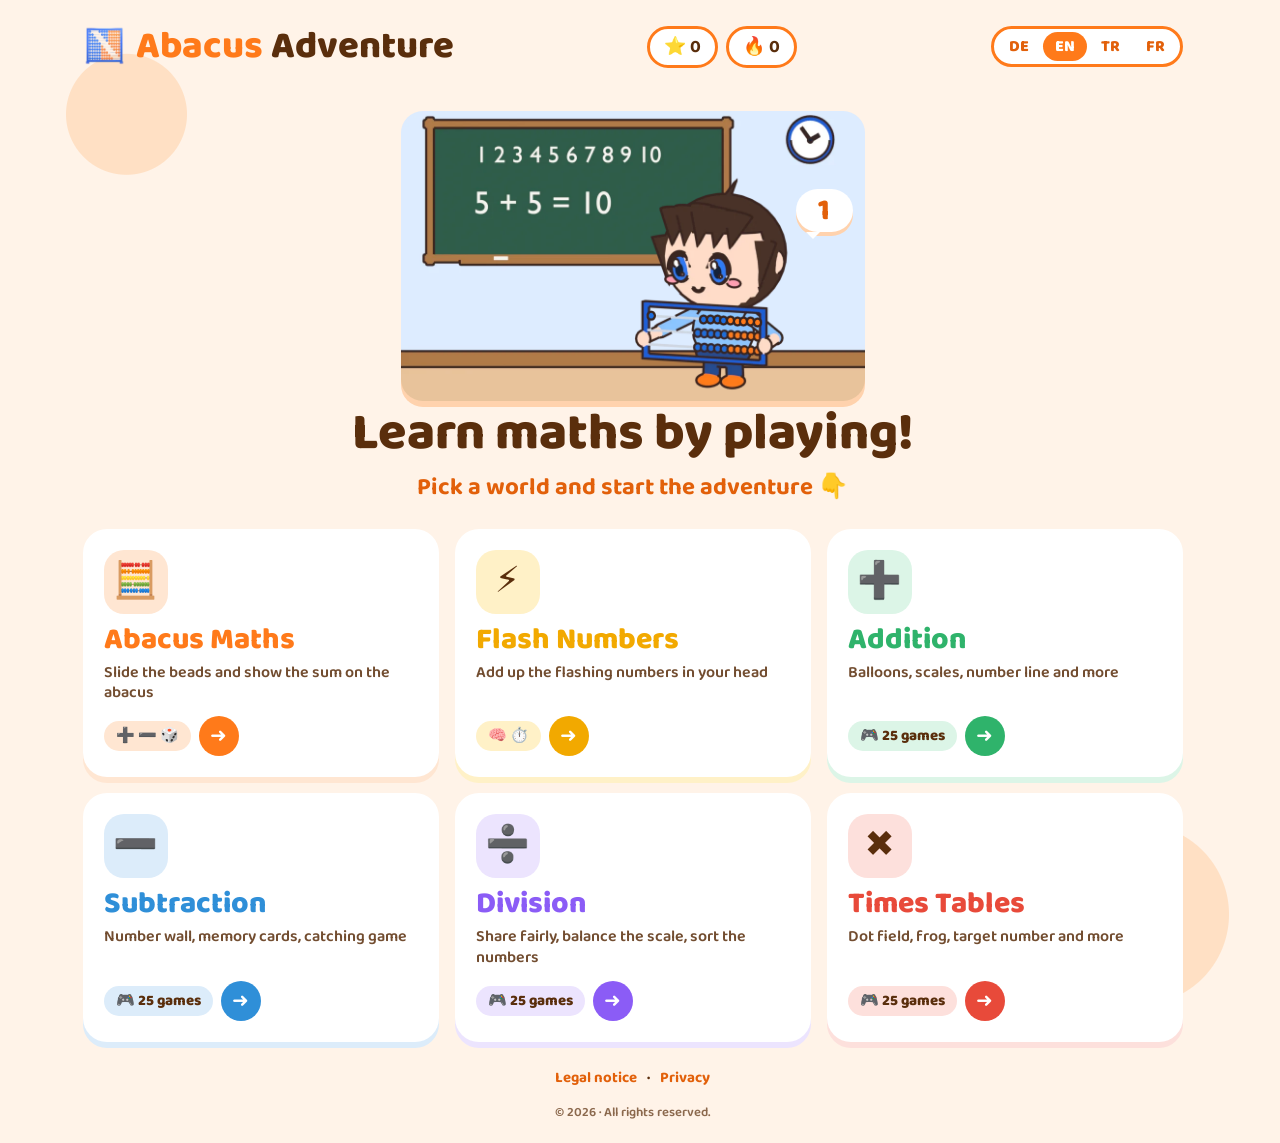
<file: index.html>
<!DOCTYPE html>
<html lang="de">
<head>
<meta charset="UTF-8">
<!-- tüm göreli adresler (css, js, fonts, 3d/…) site kökünden: bilinmeyen adreste (ör. /yok/) Amplify index.html gösterir,
     base olmadan tarayıcı /yok/style.css ister ve sayfa tasarımsız açılır -->
<base href="/">
<meta name="viewport" content="width=device-width, initial-scale=1, viewport-fit=cover">
<meta name="theme-color" content="#ff7a1a">
<meta name="apple-mobile-web-app-capable" content="yes">
<meta name="mobile-web-app-capable" content="yes">
<meta name="apple-mobile-web-app-status-bar-style" content="default">
<meta name="apple-mobile-web-app-title" content="Abakus">
<meta name="format-detection" content="telephone=no">
<title>Abakus-Abenteuer</title>
<!-- Link-Vorschau (WhatsApp, iMessage, Telegram …) liest diese Angaben ohne JavaScript -->
<meta name="description" content="Lustiges Mathe-Spiel für Kinder: Abakus, Plus, Minus, Geteilt und Einmaleins – mit Ballons, Frosch, Memory und mehr.">
<meta property="og:type" content="website">
<meta property="og:locale" content="de_DE">
<meta property="og:site_name" content="Abakus-Abenteuer">
<meta property="og:title" content="Abakus-Abenteuer">
<meta property="og:description" content="Lustiges Mathe-Spiel für Kinder: Abakus, Plus, Minus, Geteilt und Einmaleins – mit Ballons, Frosch, Memory und mehr.">
<meta name="twitter:card" content="summary">
<meta name="twitter:title" content="Abakus-Abenteuer">
<meta name="twitter:description" content="Lustiges Mathe-Spiel für Kinder: Abakus, Plus, Minus, Geteilt und Einmaleins.">
<link rel="preload" href="fonts/baloo2-latin.woff2" as="font" type="font/woff2" crossorigin>
<link rel="stylesheet" href="style.css">
</head>
<body class="at-home">
<div class="app">
  <header>
    <div class="brand">
      <button class="home-btn" id="homeBtn" type="button" aria-label="🏠">🏠</button>
      <!-- logo: Blender'da yapılan 3D abaküs; sallanma hareketi 16 karelik tek görselden (3d/logo-abakus.webp) CSS ile oynar -->
      <div class="logo-3d" id="logo3d" aria-hidden="true"></div>
      <h1 id="logo">Abaküs <span>Macerası</span></h1>
    </div>
    <div class="stats">
      <div class="pill">⭐ <span id="score">0</span></div>
      <div class="pill">🔥 <span id="streak">0</span></div>
    </div>
    <div class="langs" id="langs">
      <button data-lang="de">DE</button><button data-lang="en">EN</button><button data-lang="tr">TR</button><button data-lang="fr">FR</button>
    </div>
    <!-- telefonda: tek dil düğmesi, basınca seçenekler açılır -->
    <div class="lang-drop" id="langDrop">
      <button class="lang-cur" id="langCur" type="button" aria-haspopup="true">🌐 <b id="langCode">DE</b> <i>▾</i></button>
      <div class="lang-menu" id="langMenu" hidden>
        <button data-lang="de"><b>DE</b> Deutsch</button>
        <button data-lang="en"><b>EN</b> English</button>
        <button data-lang="tr"><b>TR</b> Türkçe</button>
        <button data-lang="fr"><b>FR</b> Français</button>
      </div>
    </div>
  </header>

  <!-- ============ GİRİŞ SAYFASI: her kategoriye geçiş ============ -->
  <section class="home" id="home">
    <div class="home-hero">
      <div class="hero-art">
      <!-- Blender'da yapılan anime çocuk: boncukları tek tek sayar (boncuklar script.js'te eklenir) -->
      <div class="kid" id="kid" role="group" aria-label="">
        <img class="kid-img on" data-pose="open" src="3d/kid-open.webp" alt="" width="540" height="720" decoding="async">
        <img class="kid-img" data-pose="talk" src="3d/kid-talk.webp" alt="" width="540" height="720" decoding="async">
        <img class="kid-img" data-pose="blink" src="3d/kid-blink.webp" alt="" width="540" height="720" decoding="async">
        <span class="kid-count" id="kidCount" aria-hidden="true"></span>      </div>
      </div>
      <h2>Matematiği oynayarak öğren!</h2>
      <p>Bir dünya seç ve maceraya başla 👇</p>
    </div>
    <div class="home-grid">
      <button class="hc" type="button" data-go="abacus" style="--c:#ff7a1a;--cb:#ffe6d2">
        <span class="hc-ico">🧮</span>
        <span class="hc-t">Abaküs ile Hesap</span>
        <span class="hc-d">Boncukları kaydır, işlemi abaküste göster</span>
        <span class="hc-f"><span class="hc-n">➕ ➖ 🎲</span><span class="hc-go">➜</span></span>
      </button>
      <button class="hc" type="button" data-go="flash" style="--c:#f2a900;--cb:#fff1c7">
        <span class="hc-ico">⚡</span>
        <span class="hc-t">Hızlı Sayılar</span>
        <span class="hc-d">Hızla gelen sayıları aklında topla</span>
        <span class="hc-f"><span class="hc-n">🧠 ⏱️</span><span class="hc-go">➜</span></span>
      </button>
      <button class="hc" type="button" data-go="add" style="--c:#2fb36b;--cb:#dcf5e7">
        <span class="hc-ico">➕</span>
        <span class="hc-t">Toplama</span>
        <span class="hc-d">Balonlar, terazi, sayı doğrusu ve daha fazlası</span>
        <span class="hc-f"><span class="hc-n" data-count="add"></span><span class="hc-go">➜</span></span>
      </button>
      <button class="hc" type="button" data-go="sub" style="--c:#2f8fd8;--cb:#dcecfa">
        <span class="hc-ico">➖</span>
        <span class="hc-t">Çıkarma</span>
        <span class="hc-d">Sayı duvarı, hafıza kartları, yakalama oyunu</span>
        <span class="hc-f"><span class="hc-n" data-count="sub"></span><span class="hc-go">➜</span></span>
      </button>
      <button class="hc" type="button" data-go="div" style="--c:#8b5cf6;--cb:#ece4fe">
        <span class="hc-ico">➗</span>
        <span class="hc-t">Bölme</span>
        <span class="hc-d">Adil paylaş, teraziyi dengele, sayıları sırala</span>
        <span class="hc-f"><span class="hc-n" data-count="div"></span><span class="hc-go">➜</span></span>
      </button>
      <button class="hc" type="button" data-go="mul" style="--c:#e84a3a;--cb:#fde0dc">
        <span class="hc-ico">✖️</span>
        <span class="hc-t">Çarpım Tablosu</span>
        <span class="hc-d">Nokta tarlası, kurbağa, hedef sayı ve daha fazlası</span>
        <span class="hc-f"><span class="hc-n" data-count="mul"></span><span class="hc-go">➜</span></span>
      </button>
    </div>
  </section>

  <div class="tabs">
    <button data-tab="abacusView" class="active">🧮 Abaküs</button>
    <button data-tab="flashView">⚡ Hızlı Sayılar</button>
    <button data-tab="asView" data-op="+">➕ Toplama</button>
    <button data-tab="asView" data-op="-">➖ Çıkarma</button>
    <button data-tab="asView" data-op="/">➗ Bölme</button>
    <button data-tab="mulView">✖️ Çarpım Tablosu</button>
  </div>

  <!-- telefonda yıldız/ateş buraya taşınır -->
  <div class="subbar" id="subbar"></div>

  <!-- ============ HIZLI SAYILAR (zihinden hesap) ============ -->
  <div id="flashView" class="view" hidden>
    <div class="card settings">
      <div class="set">
        <div class="lbl">Kaç sayı?</div>
        <div class="stepper">
          <button data-step="-1">−</button><input id="countIn" type="number" inputmode="numeric" min="2" max="30" value="3"><button data-step="1">+</button>
        </div>
      </div>
      <div class="set">
        <div class="lbl">Hız</div>
        <div class="modes" data-set="speed">
          <button data-v="3500">🐌 Çok Yavaş</button><button data-v="2200">🐢 Yavaş</button><button data-v="1500" class="active">🐇 Orta</button><button data-v="900">🚀 Hızlı</button>
        </div>
      </div>
      <div class="set">
        <div class="lbl">Sayılar</div>
        <div class="range">
          <label>En az<input id="minIn" type="number" inputmode="numeric" min="0" max="999" value="1"></label>
          <label>En çok<input id="maxIn" type="number" inputmode="numeric" min="1" max="999" value="9"></label>
        </div>
        <div class="presets">
          <button data-r="1-9">1–9</button><button data-r="1-20">1–20</button><button data-r="10-50">10–50</button>
        </div>
      </div>
      <div class="set">
        <div class="lbl">İşlem</div>
        <div class="modes" data-set="ops">
          <button data-v="+" class="active">➕ Sadece toplama</button><button data-v="+-">➕➖ Toplama ve çıkarma</button>
        </div>
      </div>
    </div>

    <div class="flash-main">
    <div class="card screen" id="screen">
      <button class="fs-btn" id="fsBtn" type="button" aria-label="Tam ekran">⛶</button>
      <div class="flash small" id="flash">Hazır mısın?</div>
      <div class="step" id="step"></div>
    </div>

    <div id="answerBox" class="card answer" hidden>
      <div class="ask">Sonuç kaç? 🤔</div>
      <div class="display" id="display">&nbsp;</div>
      <div class="pad" id="pad"></div>
      <div class="msg" id="fmsg"></div>
      <div class="reveal" id="reveal"></div>
    </div>

    <div class="actions three">
      <button id="replay">🔁 Tekrar İzle</button>
      <button id="fcheck">✅ Kontrol Et</button>
      <button id="start" class="main">▶️ Başla</button>
    </div>
    </div>
  </div>

  <!-- ============ ÇARPIM TABLOSU ============ -->
  <div id="mulView" class="view" hidden>
    <div class="card settings">
      <div class="set">
        <div class="lbl">Hangi tablolar?</div>
        <div class="tables" id="tables"></div>
        <div class="mini"><button id="tAll">Hepsi</button><button id="tEasy">2·5·10</button><button id="tNone">Temizle</button></div>
      </div>
      <div class="set">
        <div class="lbl">Oyun</div>
        <div class="modes" id="mGame">
          <button data-g="free" class="active">🎈 Balon Patlat</button>
          <button data-g="time">⏱️ 60 Saniye Yarışı</button>
          <button data-g="match">🃏 Hafıza Kartları</button>
          <button data-g="arr">🍎 Grupları Say</button>
          <button data-g="frog">🐸 Kurbağa Zıplat</button>
          <button data-g="tf">🤔 Doğru mu Yanlış mı?</button>
          <button data-g="miss">🔍 Kayıp Sayı</button>
          <button data-g="cmp">⚖️ Hangisi Büyük?</button>
          <button data-g="target">🎯 Hedef Sayı</button>
          <button data-g="catch">🌧️ Katları Yakala</button>
          <button data-g="sort">📶 Küçükten Büyüğe</button>
          <button data-g="wall">🧱 Sayı Duvarı</button>
          <button data-g="scale">🏋️ Teraziyi Dengele</button>
          <button data-g="line">📏 Sayı Doğrusu</button>
          <button data-g="share">🍬 Adil Paylaş</button>
          <button data-g="house">🏠 Hangi Tabloda?</button>
          <button data-g="dots">🟠 Nokta Tarlası</button>
          <button data-g="pairs">🔗 Eşleştir</button>
          <button data-g="type">⌨️ Kendin Yaz</button>
          <button data-g="odd">🔎 Hangisi Farklı?</button>
          <button data-g="chain">🐛 İşlem Zinciri</button>
          <button data-g="sign">🟰 İşareti Bul</button>
          <button data-g="find">✅ Hepsini Bul</button>
          <button data-g="tri">🔺 Hesap Üçgeni</button>
          <button data-g="fish">🐟 Balık Tut</button>
        </div>
      </div>
      <div class="set" id="catchSpeedSet" hidden>
        <div class="lbl">Yağmur hızı</div>
        <div class="modes">
          <button data-cs="slow">🐢 Yavaş</button>
          <button data-cs="mid">🐇 Orta</button>
          <button data-cs="fast">🚀 Hızlı</button>
        </div>
      </div>
      <div class="set">
        <div class="lbl">Öğren</div>
        <div class="modes"><button id="showTable">📖 Tabloyu Gör</button></div>
      </div>
      <div class="best" id="best"></div>
    </div>

    <div class="side-main">
      <div class="track" id="track">
        <div class="line"></div><div class="fill" id="fill"></div>
        <div class="rocket" id="rocket" aria-hidden="true"></div><div class="moon" aria-hidden="true"></div>
        <div class="timer" id="timer" hidden>60</div>
        <div class="count" id="count" hidden></div>
      </div>

      <div class="card" id="matchCard" hidden>
        <div class="mstats">
          <span>👆 Hamle: <b id="moves">0</b></span>
          <span>✅ Bulunan: <b id="found">0</b> / <b id="pairs">6</b></span>
        </div>
        <div class="msg" id="matchMsg">Soruyu ve cevabını eşleştir! Kartları çevir 🃏</div>
        <div class="mgrid" id="mgrid"></div>
      </div>

      <div class="card" id="gCard" hidden>
        <div class="gq" id="gq"></div>
        <div class="gopts" id="gopts"></div>
        <div class="msg" id="gmsg"></div>
      </div>

      <div class="card" id="qCard">
        <div class="mq"><span id="ma">?</span> <span class="op">×</span> <span id="mb">?</span> <span class="op">=</span> ?</div>
        <div class="msg" id="mmsg">Doğru cevabın olduğu balonu patlat! 🎈</div>
        <div class="balloons" id="balloons"></div>
      </div>

      <div class="actions three">
        <button id="mSkip">⏭️ Başka Soru</button>
        <button id="mRestart">🔄 Baştan</button>
        <button id="mStart" class="main">▶️ Başla</button>
      </div>

      <div class="card table-card" id="tableCard" hidden>
        <h3>📖 Çarpım Tablosu</h3>
        <div class="table-tabs" id="tableTabs"></div>
        <div class="tgrid" id="tgrid"></div>
      </div>
    </div>
  </div>

  <!-- ============ TOPLAMA / ÇIKARMA OYUNLARI ============ -->
  <div id="asView" class="view" hidden>
    <div class="card settings">
      <div class="set" id="asFrogSet" hidden>
        <div class="lbl">🐸 Kurbağa ayarları</div>
        <div class="range fg">
          <label id="fgStartL">Başlangıç sayısı<input id="fgStart" type="number" inputmode="numeric" min="0" max="999" placeholder="🎲"></label>
          <label>Kaçar zıplasın?<input id="fgStep" type="number" inputmode="numeric" min="1" max="100" placeholder="🎲"></label>
          <label>Kaç kere zıplasın?<input id="fgJumps" type="number" inputmode="numeric" min="1" max="20" placeholder="🎲"></label>
        </div>
        <div class="hint">Boş bırakırsan rastgele seçilir.</div>
        <div class="presets"><button id="fgRandom">🎲 Rastgele</button></div>
      </div>
      <div class="set" id="asDivSet" hidden>
        <div class="lbl">Hangi sayılara bölelim?</div>
        <div class="modes">
          <button data-dv="2,5,10" class="active">2, 5 ve 10'a</button>
          <button data-dv="1,2,3,4,5">1'den 5'e kadar</button>
          <button data-dv="1,2,3,4,5,6,7,8,9,10">1'den 10'a kadar</button>
        </div>
      </div>
      <div class="set" id="asDivMaxSet" hidden>
        <div class="lbl">Bölünen sayılar</div>
        <div class="modes">
          <button data-dm="20">1–20</button><button data-dm="50">1–50</button><button data-dm="100" class="active">1–100</button>
        </div>
      </div>
      <div class="set" id="asRangeSet">
        <div class="lbl">Sayılar</div>
        <div class="modes" id="asRange">
          <button data-am="10">10'a kadar</button>
          <button data-am="20" class="active">20'ye kadar</button>
          <button data-am="50">50'ye kadar</button>
          <button data-am="100">100'e kadar</button>
        </div>
        <div class="range" style="margin-top:6px">
          <label>Kendin yaz (en çok)<input id="asMaxIn" type="number" inputmode="numeric" min="5" max="999" value="20"></label>
        </div>
      </div>
      <div class="set">
        <div class="lbl">Oyun</div>
        <div class="modes">
          <button data-ag="free" class="active">🎈 Balon Patlat</button>
          <button data-ag="time">⏱️ 60 Saniye Yarışı</button>
          <button data-ag="match">🃏 Hafıza Kartları</button>
          <button data-ag="pic">🍎 Resimle Say</button>
          <button data-ag="frog">🐸 Kurbağa Zıplat</button>
          <button data-ag="tf">🤔 Doğru mu Yanlış mı?</button>
          <button data-ag="miss">🔍 Kayıp Sayı</button>
          <button data-ag="cmp">⚖️ Hangisi Büyük?</button>
          <button data-ag="target">🎯 Hedef Sayı</button>
          <button data-ag="catch">🌧️ Sonucu Yakala</button>
          <button data-ag="sort">📶 Küçükten Büyüğe</button>
          <button data-ag="wall">🧱 Sayı Duvarı</button>
          <button data-ag="scale">🏋️ Teraziyi Dengele</button>
          <button data-ag="line">📏 Sayı Doğrusu</button>
          <button data-ag="candy">🍬 Şeker Kutusu</button>
          <button data-ag="share" hidden>🍬 Adil Paylaş</button>
          <button data-ag="house">🏠 Sayı Evi</button>
          <button data-ag="houseDiv" hidden>🏠 Hangi Sayıya Bölünür?</button>
          <button data-ag="dots">🟠 Nokta Tarlası</button>
          <button data-ag="pairs">🔗 Eşleştir</button>
          <button data-ag="type">⌨️ Kendin Yaz</button>
          <button data-ag="odd">🔎 Hangisi Farklı?</button>
          <button data-ag="chain">🐛 İşlem Zinciri</button>
          <button data-ag="sign">🟰 İşareti Bul</button>
          <button data-ag="find">✅ Hepsini Bul</button>
          <button data-ag="tri">🔺 Hesap Üçgeni</button>
          <button data-ag="fish">🐟 Balık Tut</button>
        </div>
      </div>
      <div class="set" id="asSpeedSet" hidden>
        <div class="lbl">Yağmur hızı</div>
        <div class="modes">
          <button data-cs="slow">🐢 Yavaş</button>
          <button data-cs="mid">🐇 Orta</button>
          <button data-cs="fast">🚀 Hızlı</button>
        </div>
      </div>
      <div class="best" id="asBest"></div>
    </div>

    <div class="side-main">
      <div class="track" id="asTrack">
        <div class="line"></div><div class="fill" id="asFill"></div>
        <div class="rocket" id="asRocket" aria-hidden="true"></div><div class="moon" aria-hidden="true"></div>
        <div class="timer" id="asTimer" hidden>60</div>
        <div class="count" id="asCount" hidden></div>
      </div>
      <div class="card">
        <div class="gq" id="asQ"></div>
        <div id="asOpts"></div>
        <div class="msg" id="asMsg"></div>
      </div>
      <div class="actions three">
        <button id="asSkip">⏭️ Başka Soru</button>
        <button id="asRestart">🔄 Baştan</button>
        <button id="asStart" class="main">▶️ Başla</button>
      </div>
    </div>
  </div>

  <!-- ============ ABAKÜS ============ -->
  <div id="abacusView" class="view">
  <div class="card settings">
    <div class="set">
    <div class="lbl">İşlem</div>
    <div class="modes">
      <button data-mode="+" class="active">➕ Toplama</button>
      <button data-mode="-">➖ Çıkarma</button>
      <button data-mode="mix">🎲 Karışık</button>
    </div>
    </div>
    <div class="set">
    <div class="lbl">Sayılar</div>
    <div class="levels modes">
      <button data-max="20" class="active">20'ye kadar</button>
      <button data-max="50">50'ye kadar</button>
      <button data-max="100">100'e kadar</button>
    </div>
    </div>
  </div>

  <div class="side-main">
  <div class="card" id="card">
    <div class="problem">
      <span id="a">0</span><span class="op" id="op">+</span><span id="b">0</span><span class="op">=</span><span class="q" id="q">?</span>
    </div>
    <div class="msg" id="msg">Boncukları kaydırarak cevabı abaküste göster!</div>
    <div class="stars" id="stars"></div>
  </div>

  <div class="abacus">
    <div class="frame" id="frame"></div>
    <div class="labels" id="labels"></div>
    <div class="total">Abaküsteki sayı: <b id="total">0</b></div>
  </div>

  <div class="actions">
    <button id="hint">💡 İpucu</button>
    <button id="reset">🔄 Sıfırla</button>
    <button id="skip">⏭️ Yeni Soru</button>
    <button id="check" class="main">✅ Kontrol Et</button>
  </div>
  </div>
  </div>
  <footer class="legal-links">
    <a href="impressum.html" data-nav="impressum.html">Künye</a><span>·</span><a href="datenschutz.html" data-nav="datenschutz.html">Gizlilik</a>
    <p class="copy">© 2026 · Tüm hakları saklıdır.</p>
  </footer>
</div>

<script src="script.js"></script>
</body>
</html>
</file>
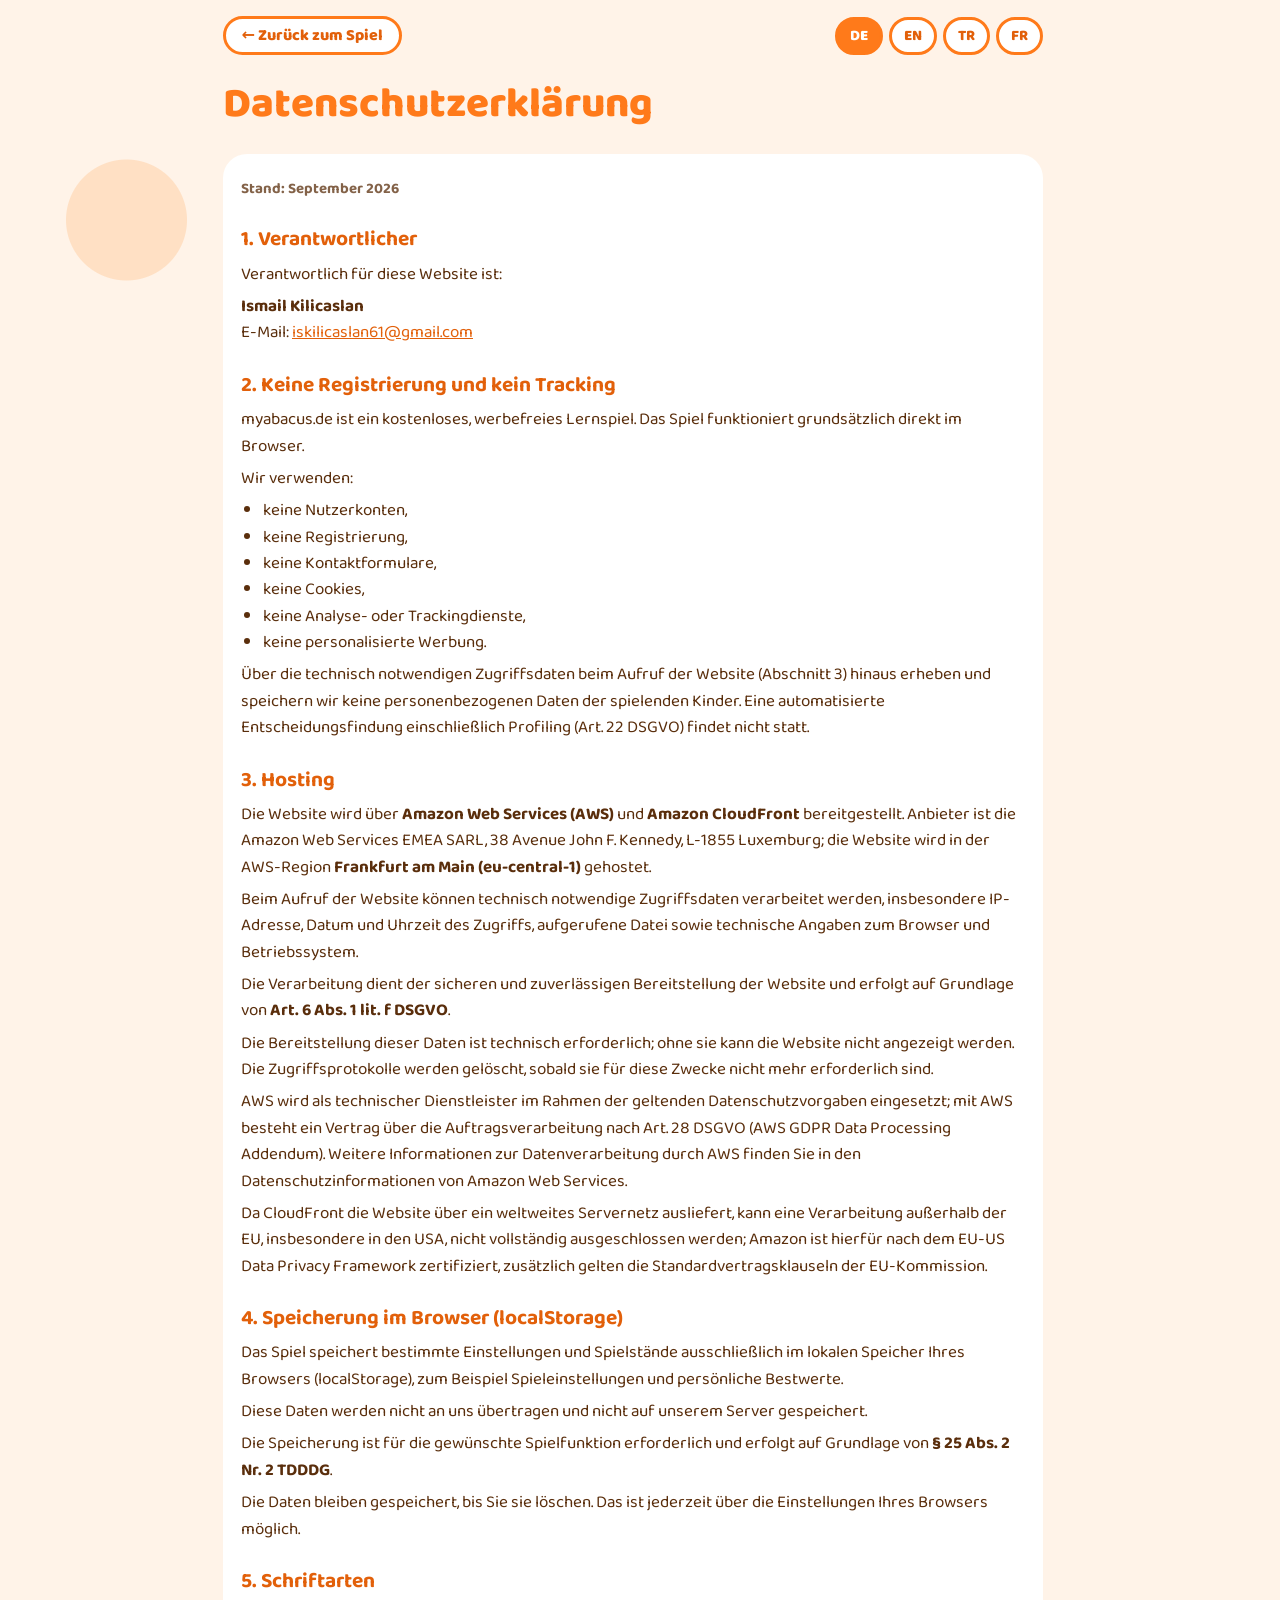
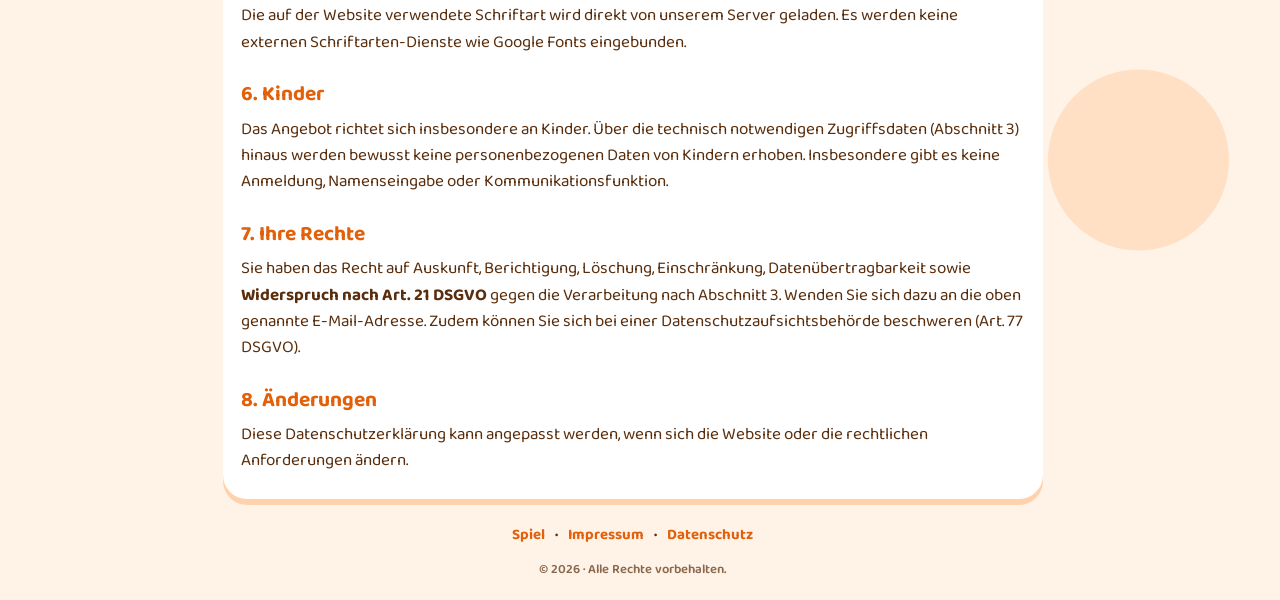
<file: datenschutz.html>
<!DOCTYPE html>
<html lang="de">
<head>
<meta charset="UTF-8">
<meta name="viewport" content="width=device-width, initial-scale=1, viewport-fit=cover">
<meta name="theme-color" content="#ff7a1a">
<title>Datenschutzerklärung – myabacus.de</title>
<link rel="preload" href="fonts/baloo2-latin.woff2" as="font" type="font/woff2" crossorigin>
<link rel="stylesheet" href="style.css">
</head>
<body>
<div class="app legal">
  <div class="legal-top">
    <a class="back" href="./" data-nav="./" data-t="back">← Zurück zum Spiel</a>
    <div class="legal-langs">
      <button data-set="de">DE</button><button data-set="en">EN</button><button data-set="tr">TR</button><button data-set="fr">FR</button>
    </div>
  </div>

  <!-- ===== Deutsch ===== -->
  <section data-l="de">
    <h1>Datenschutzerklärung</h1>
    <div class="card">
      <p class="muted"><b>Stand: September 2026</b></p>

      <h2>1. Verantwortlicher</h2>
      <p>Verantwortlich für diese Website ist:</p>
      <p>
        <b>Ismail Kilicaslan</b><br>
        E-Mail: <a href="mailto:iskilicaslan61@gmail.com">iskilicaslan61@gmail.com</a>
      </p>

      <h2>2. Keine Registrierung und kein Tracking</h2>
      <p>myabacus.de ist ein kostenloses, werbefreies Lernspiel. Das Spiel funktioniert grundsätzlich direkt im Browser.</p>
      <p>Wir verwenden:</p>
      <ul>
        <li>keine Nutzerkonten,</li>
        <li>keine Registrierung,</li>
        <li>keine Kontaktformulare,</li>
        <li>keine Cookies,</li>
        <li>keine Analyse- oder Trackingdienste,</li>
        <li>keine personalisierte Werbung.</li>
      </ul>
      <p>
        Über die technisch notwendigen Zugriffsdaten beim Aufruf der Website (Abschnitt 3) hinaus erheben und speichern wir
        keine personenbezogenen Daten der spielenden Kinder. Eine automatisierte Entscheidungsfindung einschließlich
        Profiling (Art. 22 DSGVO) findet nicht statt.
      </p>

      <h2>3. Hosting</h2>
      <p>
        Die Website wird über <b>Amazon Web Services (AWS)</b> und <b>Amazon CloudFront</b> bereitgestellt.
        Anbieter ist die Amazon Web Services EMEA SARL, 38 Avenue John F. Kennedy, L-1855 Luxemburg; die Website wird
        in der AWS-Region <b>Frankfurt am Main (eu-central-1)</b> gehostet.
      </p>
      <p>
        Beim Aufruf der Website können technisch notwendige Zugriffsdaten verarbeitet werden, insbesondere IP-Adresse,
        Datum und Uhrzeit des Zugriffs, aufgerufene Datei sowie technische Angaben zum Browser und Betriebssystem.
      </p>
      <p>
        Die Verarbeitung dient der sicheren und zuverlässigen Bereitstellung der Website und erfolgt auf Grundlage von
        <b>Art. 6 Abs. 1 lit. f DSGVO</b>.
      </p>
      <p>
        Die Bereitstellung dieser Daten ist technisch erforderlich; ohne sie kann die Website nicht angezeigt werden.
        Die Zugriffsprotokolle werden gelöscht, sobald sie für diese Zwecke nicht mehr erforderlich sind.
      </p>
      <p>
        AWS wird als technischer Dienstleister im Rahmen der geltenden Datenschutzvorgaben eingesetzt; mit AWS besteht ein
        Vertrag über die Auftragsverarbeitung nach Art. 28 DSGVO (AWS GDPR Data Processing Addendum). Weitere Informationen
        zur Datenverarbeitung durch AWS finden Sie in den Datenschutzinformationen von Amazon Web Services.
      </p>
      <p>
        Da CloudFront die Website über ein weltweites Servernetz ausliefert, kann eine Verarbeitung außerhalb der EU,
        insbesondere in den USA, nicht vollständig ausgeschlossen werden; Amazon ist hierfür nach dem EU-US Data Privacy
        Framework zertifiziert, zusätzlich gelten die Standardvertragsklauseln der EU-Kommission.
      </p>

      <h2>4. Speicherung im Browser (localStorage)</h2>
      <p>
        Das Spiel speichert bestimmte Einstellungen und Spielstände ausschließlich im lokalen Speicher Ihres Browsers
        (localStorage), zum Beispiel Spieleinstellungen und persönliche Bestwerte.
      </p>
      <p>Diese Daten werden nicht an uns übertragen und nicht auf unserem Server gespeichert.</p>
      <p>
        Die Speicherung ist für die gewünschte Spielfunktion erforderlich und erfolgt auf Grundlage von
        <b>§ 25 Abs. 2 Nr. 2 TDDDG</b>.
      </p>
      <p>Die Daten bleiben gespeichert, bis Sie sie löschen. Das ist jederzeit über die Einstellungen Ihres Browsers möglich.</p>

      <h2>5. Schriftarten</h2>
      <p>
        Die auf der Website verwendete Schriftart wird direkt von unserem Server geladen. Es werden keine externen
        Schriftarten-Dienste wie Google Fonts eingebunden.
      </p>

      <h2>6. Kinder</h2>
      <p>
        Das Angebot richtet sich insbesondere an Kinder. Über die technisch notwendigen Zugriffsdaten (Abschnitt 3) hinaus
        werden bewusst keine personenbezogenen Daten von Kindern erhoben.
        Insbesondere gibt es keine Anmeldung, Namenseingabe oder Kommunikationsfunktion.
      </p>

      <h2>7. Ihre Rechte</h2>
      <p>
        Sie haben das Recht auf Auskunft, Berichtigung, Löschung, Einschränkung, Datenübertragbarkeit sowie
        <b>Widerspruch nach Art. 21 DSGVO</b> gegen die Verarbeitung nach Abschnitt 3. Wenden Sie sich dazu an die oben
        genannte E-Mail-Adresse. Zudem können Sie sich bei einer Datenschutzaufsichtsbehörde beschweren (Art. 77 DSGVO).
      </p>

      <h2>8. Änderungen</h2>
      <p>Diese Datenschutzerklärung kann angepasst werden, wenn sich die Website oder die rechtlichen Anforderungen ändern.</p>
    </div>
  </section>

  <!-- ===== English ===== -->
  <section data-l="en" hidden>
    <h1>Privacy policy</h1>
    <div class="card">
      <p class="muted"><b>Last updated: September 2026</b></p>
      <p class="muted">This is a translation; in case of doubt, the German version applies.</p>

      <h2>1. Controller</h2>
      <p>The person responsible for this website is:</p>
      <p>
        <b>Ismail Kilicaslan</b><br>
        Email: <a href="mailto:iskilicaslan61@gmail.com">iskilicaslan61@gmail.com</a>
      </p>

      <h2>2. No registration and no tracking</h2>
      <p>myabacus.de is a free, ad-free learning game. The game runs directly in the browser.</p>
      <p>We use:</p>
      <ul>
        <li>no user accounts,</li>
        <li>no registration,</li>
        <li>no contact forms,</li>
        <li>no cookies,</li>
        <li>no analytics or tracking services,</li>
        <li>no personalised advertising.</li>
      </ul>
      <p>
        Beyond the technically necessary access data when the website is loaded (section 3), we do not collect or store any
        personal data of the children playing. There is no automated decision-making, including profiling (Art. 22 GDPR).
      </p>

      <h2>3. Hosting</h2>
      <p>
        The website is provided via <b>Amazon Web Services (AWS)</b> and <b>Amazon CloudFront</b>.
        The provider is Amazon Web Services EMEA SARL, 38 Avenue John F. Kennedy, L-1855 Luxembourg; the website is hosted
        in the AWS region <b>Frankfurt am Main (eu-central-1)</b>.
      </p>
      <p>
        When the website is accessed, technically necessary access data may be processed, in particular the IP address,
        date and time of access, the requested file and technical information about the browser and operating system.
      </p>
      <p>
        This processing serves the secure and reliable provision of the website and is based on
        <b>Art. 6(1)(f) GDPR</b>.
      </p>
      <p>
        Providing this data is technically required; without it the website cannot be displayed.
        Access logs are deleted as soon as they are no longer needed for these purposes.
      </p>
      <p>
        AWS is used as a technical service provider in accordance with applicable data protection rules; a data processing
        agreement pursuant to Art. 28 GDPR (AWS GDPR Data Processing Addendum) is in place with AWS. Further information on
        data processing by AWS can be found in the Amazon Web Services privacy information.
      </p>
      <p>
        Because CloudFront delivers the website via a worldwide server network, processing outside the EU, in particular in
        the USA, cannot be completely ruled out; Amazon is certified under the EU-US Data Privacy Framework for this, and the
        European Commission's Standard Contractual Clauses also apply.
      </p>

      <h2>4. Storage in the browser (localStorage)</h2>
      <p>
        The game stores certain settings and progress exclusively in your browser's local storage (localStorage), for
        example game settings and personal best scores.
      </p>
      <p>This data is not transmitted to us and is not stored on our server.</p>
      <p>
        This storage is necessary for the requested game functions and is based on <b>§ 25(2) No. 2 TDDDG</b>.
      </p>
      <p>The data remains stored until you delete it, which you can do at any time in your browser settings.</p>

      <h2>5. Fonts</h2>
      <p>
        The font used on this website is loaded directly from our own server. No external font services such as Google Fonts
        are used.
      </p>

      <h2>6. Children</h2>
      <p>
        This website is aimed in particular at children. Beyond the technically necessary access data (section 3), no personal
        data of children is knowingly collected. In particular, there is no login, name entry or communication feature.
      </p>

      <h2>7. Your rights</h2>
      <p>
        You have the right to access, rectification, erasure, restriction of processing, data portability and to
        <b>object under Art. 21 GDPR</b> to the processing described in section 3. To exercise these rights, please use the
        email address above. You also have the right to lodge a complaint with a data protection supervisory authority
        (Art. 77 GDPR).
      </p>

      <h2>8. Changes</h2>
      <p>This privacy policy may be updated if the website or the legal requirements change.</p>
    </div>
  </section>

  <!-- ===== Türkçe ===== -->
  <section data-l="tr" hidden>
    <h1>Gizlilik Politikası</h1>
    <div class="card">
      <p class="muted"><b>Güncelleme: Eylül 2026</b></p>
      <p class="muted">Bu bir çeviridir; şüphe durumunda Almanca metin geçerlidir.</p>

      <h2>1. Sorumlu kişi</h2>
      <p>Bu web sitesinden sorumlu kişi:</p>
      <p>
        <b>Ismail Kilicaslan</b><br>
        E-posta: <a href="mailto:iskilicaslan61@gmail.com">iskilicaslan61@gmail.com</a>
      </p>

      <h2>2. Kayıt yok, takip yok</h2>
      <p>myabacus.de ücretsiz ve reklamsız bir eğitim oyunudur. Oyun doğrudan tarayıcıda çalışır.</p>
      <p>Kullanmadıklarımız:</p>
      <ul>
        <li>kullanıcı hesabı yok,</li>
        <li>kayıt yok,</li>
        <li>iletişim formu yok,</li>
        <li>çerez (cookie) yok,</li>
        <li>analiz veya takip hizmeti yok,</li>
        <li>kişiselleştirilmiş reklam yok.</li>
      </ul>
      <p>
        Web sitesi açılırken teknik olarak gerekli erişim verileri (bölüm 3) dışında, oyunu oynayan çocuklara ait hiçbir
        kişisel veri toplamıyor ve saklamıyoruz. Profil oluşturma dahil otomatik karar verme (GVKT/DSGVO md. 22) yapılmaz.
      </p>

      <h2>3. Barındırma (Hosting)</h2>
      <p>
        Web sitesi <b>Amazon Web Services (AWS)</b> ve <b>Amazon CloudFront</b> üzerinden sunulmaktadır.
        Sağlayıcı Amazon Web Services EMEA SARL, 38 Avenue John F. Kennedy, L-1855 Lüksemburg'dur; web sitesi
        <b>Frankfurt am Main (eu-central-1)</b> AWS bölgesinde barındırılır.
      </p>
      <p>
        Web sitesi açıldığında teknik olarak gerekli erişim verileri işlenebilir; özellikle IP adresi, erişim tarihi ve saati,
        istenen dosya ile tarayıcı ve işletim sistemine ilişkin teknik bilgiler.
      </p>
      <p>
        Bu işleme, web sitesinin güvenli ve güvenilir şekilde sunulmasını amaçlar ve <b>GVKT (DSGVO) md. 6/1 f</b>
        hükmüne dayanır.
      </p>
      <p>
        Bu verilerin sağlanması teknik olarak zorunludur; bunlar olmadan web sitesi görüntülenemez.
        Erişim kayıtları bu amaçlar için artık gerekli olmadığında silinir.
      </p>
      <p>
        AWS, geçerli veri koruma kuralları çerçevesinde teknik hizmet sağlayıcı olarak kullanılmaktadır; AWS ile
        GVKT md. 28 uyarınca bir veri işleme sözleşmesi (AWS GDPR Data Processing Addendum) mevcuttur. AWS'nin veri işleme
        süreçleri hakkında daha fazla bilgiyi Amazon Web Services gizlilik bilgilerinde bulabilirsiniz.
      </p>
      <p>
        CloudFront web sitesini dünya çapındaki bir sunucu ağı üzerinden sunduğu için AB dışında, özellikle ABD'de veri
        işlenmesi tamamen hariç tutulamaz; Amazon bu konuda EU-US Data Privacy Framework kapsamında sertifikalıdır, ayrıca
        AB Komisyonu'nun standart sözleşme maddeleri de geçerlidir.
      </p>

      <h2>4. Tarayıcıda saklama (localStorage)</h2>
      <p>
        Oyun, bazı ayarları ve oyun durumlarını yalnızca tarayıcınızın yerel belleğinde (localStorage) saklar; örneğin oyun
        ayarları ve kişisel rekorlar.
      </p>
      <p>Bu veriler bize iletilmez ve sunucumuzda saklanmaz.</p>
      <p>
        Bu saklama, istenen oyun işlevi için gereklidir ve <b>§ 25 Abs. 2 Nr. 2 TDDDG</b> hükmüne dayanır.
      </p>
      <p>Veriler siz silene kadar saklanır. Bunu tarayıcı ayarlarınızdan istediğiniz zaman yapabilirsiniz.</p>

      <h2>5. Yazı tipleri</h2>
      <p>
        Web sitesinde kullanılan yazı tipi doğrudan kendi sunucumuzdan yüklenir. Google Fonts gibi harici yazı tipi
        hizmetleri kullanılmaz.
      </p>

      <h2>6. Çocuklar</h2>
      <p>
        Bu site özellikle çocuklara yöneliktir. Teknik olarak gerekli erişim verileri (bölüm 3) dışında çocuklara ait
        kişisel veriler bilinçli olarak toplanmaz. Özellikle giriş, isim girme veya iletişim işlevi bulunmaz.
      </p>

      <h2>7. Haklarınız</h2>
      <p>
        Bilgi alma, düzeltme, silme, işlemeyi kısıtlama, veri taşınabilirliği ve bölüm 3'teki işlemeye karşı
        <b>GVKT md. 21 uyarınca itiraz</b> haklarına sahipsiniz. Bunun için yukarıdaki e-posta adresine başvurabilirsiniz.
        Ayrıca bir veri koruma denetim makamına şikâyette bulunabilirsiniz (GVKT md. 77).
      </p>

      <h2>8. Değişiklikler</h2>
      <p>Bu gizlilik politikası, web sitesi veya yasal gereklilikler değiştiğinde güncellenebilir.</p>
    </div>
  </section>

  <!-- ===== Français ===== -->
  <section data-l="fr" hidden>
    <h1>Politique de confidentialité</h1>
    <div class="card">
      <p class="muted"><b>Mise à jour : septembre 2026</b></p>
      <p class="muted">Ceci est une traduction ; en cas de doute, la version allemande fait foi.</p>

      <h2>1. Responsable du traitement</h2>
      <p>Le responsable de ce site est :</p>
      <p>
        <b>Ismail Kilicaslan</b><br>
        E-mail : <a href="mailto:iskilicaslan61@gmail.com">iskilicaslan61@gmail.com</a>
      </p>

      <h2>2. Ni inscription ni suivi</h2>
      <p>myabacus.de est un jeu éducatif gratuit et sans publicité. Le jeu fonctionne directement dans le navigateur.</p>
      <p>Nous n’utilisons :</p>
      <ul>
        <li>aucun compte utilisateur,</li>
        <li>aucune inscription,</li>
        <li>aucun formulaire de contact,</li>
        <li>aucun cookie,</li>
        <li>aucun service d’analyse ou de suivi,</li>
        <li>aucune publicité personnalisée.</li>
      </ul>
      <p>
        En dehors des données d’accès techniquement nécessaires lors de l’ouverture du site (section 3), nous ne collectons
        ni ne conservons aucune donnée personnelle des enfants qui jouent. Aucune prise de décision automatisée, y compris
        le profilage (art. 22 RGPD), n’a lieu.
      </p>

      <h2>3. Hébergement</h2>
      <p>
        Le site est fourni via <b>Amazon Web Services (AWS)</b> et <b>Amazon CloudFront</b>.
        Le prestataire est Amazon Web Services EMEA SARL, 38 Avenue John F. Kennedy, L-1855 Luxembourg ; le site est hébergé
        dans la région AWS <b>Francfort-sur-le-Main (eu-central-1)</b>.
      </p>
      <p>
        Lors de la consultation du site, des données d’accès techniquement nécessaires peuvent être traitées, notamment
        l’adresse IP, la date et l’heure de l’accès, le fichier demandé ainsi que des informations techniques sur le
        navigateur et le système d’exploitation.
      </p>
      <p>
        Ce traitement sert à fournir le site de manière sûre et fiable et repose sur l’<b>art. 6, par. 1, point f du RGPD</b>.
      </p>
      <p>
        La fourniture de ces données est techniquement nécessaire ; sans elles, le site ne peut pas s’afficher.
        Les journaux d’accès sont supprimés dès qu’ils ne sont plus nécessaires à ces fins.
      </p>
      <p>
        AWS est utilisé comme prestataire technique dans le respect des règles de protection des données applicables ; un
        contrat de sous-traitance au sens de l’art. 28 RGPD (AWS GDPR Data Processing Addendum) a été conclu avec AWS. Vous
        trouverez plus d’informations sur le traitement des données par AWS dans les informations de confidentialité
        d’Amazon Web Services.
      </p>
      <p>
        CloudFront diffusant le site via un réseau mondial de serveurs, un traitement en dehors de l’UE, notamment aux
        États-Unis, ne peut être totalement exclu ; Amazon est certifié à cet égard dans le cadre du EU-US Data Privacy
        Framework, et les clauses contractuelles types de la Commission européenne s’appliquent également.
      </p>

      <h2>4. Stockage dans le navigateur (localStorage)</h2>
      <p>
        Le jeu enregistre certains paramètres et progrès uniquement dans la mémoire locale de votre navigateur
        (localStorage), par exemple les réglages du jeu et les meilleurs scores personnels.
      </p>
      <p>Ces données ne nous sont pas transmises et ne sont pas stockées sur notre serveur.</p>
      <p>
        Ce stockage est nécessaire au fonctionnement du jeu souhaité et repose sur le <b>§ 25, al. 2, n° 2 TDDDG</b>.
      </p>
      <p>Les données restent enregistrées jusqu’à ce que vous les supprimiez, ce que vous pouvez faire à tout moment dans les paramètres de votre navigateur.</p>

      <h2>5. Polices de caractères</h2>
      <p>
        La police utilisée sur ce site est chargée directement depuis notre propre serveur. Aucun service de polices externe
        tel que Google Fonts n’est utilisé.
      </p>

      <h2>6. Enfants</h2>
      <p>
        Ce site s’adresse en particulier aux enfants. En dehors des données d’accès techniquement nécessaires (section 3),
        aucune donnée personnelle d’enfants n’est sciemment collectée. Il n’y a notamment ni connexion, ni saisie de nom,
        ni fonction de communication.
      </p>

      <h2>7. Vos droits</h2>
      <p>
        Vous disposez d’un droit d’accès, de rectification, d’effacement, de limitation du traitement, de portabilité des
        données ainsi que d’un <b>droit d’opposition selon l’art. 21 RGPD</b> au traitement décrit à la section 3. Pour cela,
        utilisez l’adresse e-mail indiquée ci-dessus. Vous pouvez également introduire une réclamation auprès d’une autorité
        de contrôle de la protection des données (art. 77 RGPD).
      </p>

      <h2>8. Modifications</h2>
      <p>Cette politique de confidentialité peut être adaptée si le site ou les exigences légales changent.</p>
    </div>
  </section>

  <footer class="legal-links">
    <a href="./" data-nav="./" data-t="game">Spiel</a><span>·</span><a href="impressum.html" data-nav="impressum.html" data-t="imprint">Impressum</a><span>·</span><a href="datenschutz.html" data-nav="datenschutz.html" data-t="privacy">Datenschutz</a>
    <p class="copy" data-t="rights">© 2026 · Alle Rechte vorbehalten.</p>
  </footer>
</div>
<script src="legal.js"></script>
</body>
</html>
</file>
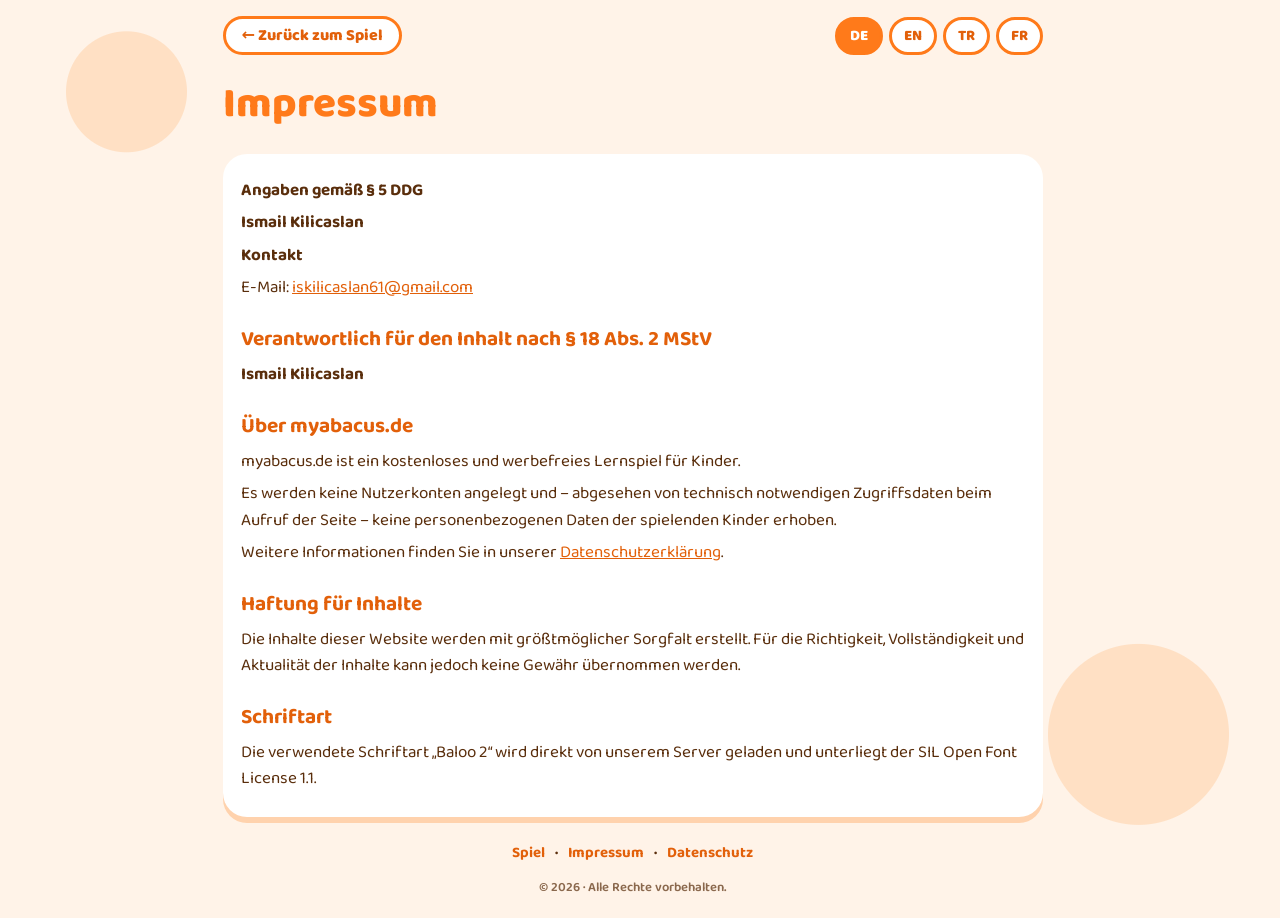
<file: impressum.html>
<!DOCTYPE html>
<html lang="de">
<head>
<meta charset="UTF-8">
<meta name="viewport" content="width=device-width, initial-scale=1, viewport-fit=cover">
<meta name="theme-color" content="#ff7a1a">
<title>Impressum – myabacus.de</title>
<link rel="preload" href="fonts/baloo2-latin.woff2" as="font" type="font/woff2" crossorigin>
<link rel="stylesheet" href="style.css">
</head>
<body>
<div class="app legal">
  <div class="legal-top">
    <a class="back" href="./" data-nav="./" data-t="back">← Zurück zum Spiel</a>
    <div class="legal-langs">
      <button data-set="de">DE</button><button data-set="en">EN</button><button data-set="tr">TR</button><button data-set="fr">FR</button>
    </div>
  </div>

  <!-- ===== Deutsch ===== -->
  <section data-l="de">
    <h1>Impressum</h1>
    <div class="card">
      <p><b>Angaben gemäß § 5 DDG</b></p>
      <p><b>Ismail Kilicaslan</b></p>

      <p><b>Kontakt</b></p>
      <p>E-Mail: <a href="mailto:iskilicaslan61@gmail.com">iskilicaslan61@gmail.com</a></p>

      <h2>Verantwortlich für den Inhalt nach § 18 Abs. 2 MStV</h2>
      <p><b>Ismail Kilicaslan</b></p>

      <h2>Über myabacus.de</h2>
      <p>myabacus.de ist ein kostenloses und werbefreies Lernspiel für Kinder.</p>
      <p>
        Es werden keine Nutzerkonten angelegt und – abgesehen von technisch notwendigen Zugriffsdaten beim Aufruf der Seite –
        keine personenbezogenen Daten der spielenden Kinder erhoben.
      </p>
      <p>Weitere Informationen finden Sie in unserer <a href="datenschutz.html" data-nav="datenschutz.html">Datenschutzerklärung</a>.</p>

      <h2>Haftung für Inhalte</h2>
      <p>
        Die Inhalte dieser Website werden mit größtmöglicher Sorgfalt erstellt. Für die Richtigkeit, Vollständigkeit und
        Aktualität der Inhalte kann jedoch keine Gewähr übernommen werden.
      </p>

      <h2>Schriftart</h2>
      <p>
        Die verwendete Schriftart „Baloo 2“ wird direkt von unserem Server geladen und unterliegt der SIL Open Font License 1.1.
      </p>
    </div>
  </section>

  <!-- ===== English ===== -->
  <section data-l="en" hidden>
    <h1>Legal notice</h1>
    <div class="card">
      <p><b>Information pursuant to § 5 DDG (German Digital Services Act)</b></p>
      <p><b>Ismail Kilicaslan</b></p>

      <p><b>Contact</b></p>
      <p>Email: <a href="mailto:iskilicaslan61@gmail.com">iskilicaslan61@gmail.com</a></p>

      <h2>Responsible for content according to § 18 (2) MStV</h2>
      <p><b>Ismail Kilicaslan</b></p>

      <h2>About myabacus.de</h2>
      <p>myabacus.de is a free, ad-free learning game for children.</p>
      <p>
        No user accounts are created and – apart from the technically necessary access data when the page is loaded –
        no personal data of the children playing is collected.
      </p>
      <p>You can find more information in our <a href="datenschutz.html" data-nav="datenschutz.html">privacy policy</a>.</p>

      <h2>Liability for content</h2>
      <p>
        The content of this website is created with the greatest possible care. However, no guarantee can be given for the
        accuracy, completeness or timeliness of the content.
      </p>

      <h2>Font</h2>
      <p>
        The font “Baloo 2” is loaded directly from our own server and is licensed under the SIL Open Font License 1.1.
      </p>
    </div>
  </section>

  <!-- ===== Türkçe ===== -->
  <section data-l="tr" hidden>
    <h1>Künye</h1>
    <div class="card">
      <p><b>§ 5 DDG (Alman Dijital Hizmetler Yasası) uyarınca bilgiler</b></p>
      <p><b>Ismail Kilicaslan</b></p>

      <p><b>İletişim</b></p>
      <p>E-posta: <a href="mailto:iskilicaslan61@gmail.com">iskilicaslan61@gmail.com</a></p>

      <h2>§ 18 Abs. 2 MStV uyarınca içerikten sorumlu kişi</h2>
      <p><b>Ismail Kilicaslan</b></p>

      <h2>myabacus.de hakkında</h2>
      <p>myabacus.de, çocuklar için ücretsiz ve reklamsız bir eğitim oyunudur.</p>
      <p>
        Kullanıcı hesabı oluşturulmaz ve – sayfa açılırken teknik olarak gerekli erişim verileri dışında – oyunu oynayan
        çocuklara ait hiçbir kişisel veri toplanmaz.
      </p>
      <p>Daha fazla bilgiyi <a href="datenschutz.html" data-nav="datenschutz.html">gizlilik politikamızda</a> bulabilirsiniz.</p>

      <h2>İçerik sorumluluğu</h2>
      <p>
        Bu web sitesinin içerikleri büyük bir özenle hazırlanmaktadır. Ancak içeriklerin doğruluğu, eksiksizliği ve
        güncelliği için garanti verilemez.
      </p>

      <h2>Yazı tipi</h2>
      <p>
        Kullanılan „Baloo 2“ yazı tipi doğrudan kendi sunucumuzdan yüklenir ve SIL Open Font License 1.1 lisansına tabidir.
      </p>
    </div>
  </section>

  <!-- ===== Français ===== -->
  <section data-l="fr" hidden>
    <h1>Mentions légales</h1>
    <div class="card">
      <p><b>Informations conformément au § 5 DDG (loi allemande sur les services numériques)</b></p>
      <p><b>Ismail Kilicaslan</b></p>

      <p><b>Contact</b></p>
      <p>E-mail : <a href="mailto:iskilicaslan61@gmail.com">iskilicaslan61@gmail.com</a></p>

      <h2>Responsable du contenu selon le § 18, al. 2 MStV</h2>
      <p><b>Ismail Kilicaslan</b></p>

      <h2>À propos de myabacus.de</h2>
      <p>myabacus.de est un jeu éducatif gratuit et sans publicité pour les enfants.</p>
      <p>
        Aucun compte utilisateur n’est créé et – en dehors des données d’accès techniquement nécessaires lors de l’ouverture
        de la page – aucune donnée personnelle des enfants qui jouent n’est collectée.
      </p>
      <p>Pour plus d’informations, consultez notre <a href="datenschutz.html" data-nav="datenschutz.html">politique de confidentialité</a>.</p>

      <h2>Responsabilité quant au contenu</h2>
      <p>
        Le contenu de ce site est élaboré avec le plus grand soin. Nous ne pouvons toutefois garantir l’exactitude,
        l’exhaustivité ni l’actualité des contenus.
      </p>

      <h2>Police de caractères</h2>
      <p>
        La police « Baloo 2 » est chargée directement depuis notre propre serveur et est soumise à la SIL Open Font License 1.1.
      </p>
    </div>
  </section>

  <footer class="legal-links">
    <a href="./" data-nav="./" data-t="game">Spiel</a><span>·</span><a href="impressum.html" data-nav="impressum.html" data-t="imprint">Impressum</a><span>·</span><a href="datenschutz.html" data-nav="datenschutz.html" data-t="privacy">Datenschutz</a>
    <p class="copy" data-t="rights">© 2026 · Alle Rechte vorbehalten.</p>
  </footer>
</div>
<script src="legal.js"></script>
</body>
</html>
</file>
<file: style.css>
/* Abaküs Macerası – stiller */

/* Yazı tipi yerel olarak yüklenir (Google'a bağlantı yok) – Baloo 2, SIL Open Font License 1.1, bkz. fonts/OFL.txt */
@font-face{font-family:'Baloo 2';font-style:normal;font-weight:400 800;font-display:swap;
  src:url(fonts/baloo2-latin-ext.woff2) format('woff2');
  unicode-range:U+0100-02BA,U+02BD-02C5,U+02C7-02CC,U+02CE-02D7,U+02DD-02FF,U+0304,U+0308,U+0329,U+1D00-1DBF,U+1E00-1E9F,U+1EF2-1EFF,U+2020,U+20A0-20AB,U+20AD-20C0,U+2113,U+2C60-2C7F,U+A720-A7FF}
@font-face{font-family:'Baloo 2';font-style:normal;font-weight:400 800;font-display:swap;
  src:url(fonts/baloo2-latin.woff2) format('woff2');
  unicode-range:U+0000-00FF,U+0131,U+0152-0153,U+02BB-02BC,U+02C6,U+02DA,U+02DC,U+0304,U+0308,U+0329,U+2000-206F,U+20AC,U+2122,U+2191,U+2193,U+2212,U+2215,U+FEFF,U+FFFD}
:root{
  --or:#ff7a1a; --or-d:#e2600a; --or-l:#ffd2ad; --or-xl:#fff3e8;
  --white:#ffffff; --ink:#5a2e0c; --ok:#2fb36b; --bad:#e84a3a;
}
*{box-sizing:border-box;margin:0;padding:0}
[hidden]{display:none !important}
body{
  font-family:'Baloo 2',system-ui,sans-serif; color:var(--ink);
  background:var(--or-xl);
  background-image:radial-gradient(circle at 10% 10%,#ffe0c4 0 60px,transparent 61px),
                   radial-gradient(circle at 90% 80%,#ffe0c4 0 90px,transparent 91px);
  min-height:100vh; min-height:100dvh; padding:16px; display:flex; justify-content:center;
}
.app{width:100%;max-width:1100px;display:flex;flex-direction:column;gap:16px}

header{display:flex;align-items:center;justify-content:space-between;gap:12px;flex-wrap:wrap}
h1{font-size:clamp(26px,5vw,38px);font-weight:800;color:var(--or)}
h1 span{color:var(--ink)}
.stats{display:flex;gap:8px}
.pill{background:var(--white);border:3px solid var(--or);border-radius:999px;padding:4px 14px;font-weight:700;font-size:18px}

.modes{display:flex;gap:8px;flex-wrap:wrap}
.modes button, .levels button{
  font:inherit;font-weight:700;font-size:17px;cursor:pointer;
  background:var(--white);color:var(--or-d);border:3px solid var(--or);border-radius:14px;padding:6px 14px;
  transition:transform .1s;
}
.modes button.active, .levels button.active{background:var(--or);color:var(--white)}
.modes button:active, .levels button:active{transform:scale(.95)}
.row{display:flex;justify-content:space-between;gap:8px;flex-wrap:wrap}

.card{background:var(--white);border-radius:24px;padding:18px;box-shadow:0 6px 0 var(--or-l)}
.problem{display:flex;align-items:center;justify-content:center;gap:14px;font-size:clamp(44px,11vw,72px);font-weight:800;line-height:1}
.problem .op{color:var(--or)}
.problem .q{background:var(--or-xl);border:4px dashed var(--or);border-radius:18px;min-width:1.6em;text-align:center;padding:0 .15em;color:var(--or)}
.msg{text-align:center;font-size:20px;font-weight:700;min-height:32px;margin-top:8px}
.msg.ok{color:var(--ok)} .msg.bad{color:var(--bad)}

/* Abacus */
/* 3D görünüm: kabartmalı turuncu çerçeve, içe gömük panel, silindir çubuklar, Blender'da render edilen boncuklar */
.abacus{
  background:linear-gradient(#ff9a4d,#f07015 55%,#e2600a);border-radius:26px;padding:14px;
  box-shadow:inset 0 3px 0 rgba(255,255,255,.35), inset 0 -4px 0 rgba(0,0,0,.12), 0 8px 0 #c2530a, 0 16px 26px rgba(194,83,10,.22);
  display:flex;flex-direction:column;gap:8px;
}
.frame{background:linear-gradient(#fffdf9,#fff6ec);border-radius:16px;display:flex;justify-content:space-around;padding:10px 6px;position:relative;
  box-shadow:inset 0 6px 14px rgba(90,46,12,.16), inset 0 -2px 0 rgba(255,255,255,.9)}
.rod{position:relative;width:min(110px,28vw);height:330px}
/* ahşap çubuk: yuvarlak görünsün diye yandan ışık alan gradyan */
.rod::before{content:"";position:absolute;left:50%;top:0;bottom:0;width:10px;margin-left:-5px;border-radius:5px;
  background:linear-gradient(90deg,#8a6546,#e8cba8 38%,#c79d74 62%,#7a583b);box-shadow:0 0 6px rgba(90,46,12,.18)}
/* boncuk: tıklama kutusu aynı (86×28), görsel ::before ile; 3D boncuk biraz taşar */
.bead{
  position:absolute;left:50%;width:min(86px,24vw);height:28px;margin-left:calc(min(86px,24vw) / -2);
  cursor:pointer;transition:top .28s cubic-bezier(.5,1.6,.5,1);
}
.bead::before{content:"";position:absolute;left:-3%;right:-3%;top:50%;height:calc(min(86px,24vw) * 1.06 / 2.55);transform:translateY(-50%);
  background:url(3d/bead-blue.webp) center/100% 100% no-repeat;filter:drop-shadow(0 2px 1px rgba(90,46,12,.28))}
/* ilk 5 boncuk (.o) mavi, sonraki 5 (.w) turuncu – 5'li gruplar net ayrılsın */
.bead.w::before{background-image:url(3d/bead-orange.webp)}
.bead:hover{filter:brightness(1.07)}
.bead:active::before{transform:translateY(-50%) scale(.96)}
.labels{display:flex;justify-content:space-around;color:var(--white);font-weight:800;text-align:center}
.labels div{width:min(110px,28vw)}
.labels .v{font-size:34px;line-height:1}
.labels .n{font-size:15px;opacity:.9}
.total{text-align:center;color:var(--white);font-size:20px;font-weight:700}
.total b{font-size:28px}

.actions{display:grid;grid-template-columns:repeat(4,1fr);gap:10px}
.actions button{
  font:inherit;font-weight:800;font-size:18px;cursor:pointer;border:none;border-radius:16px;padding:12px 6px;
  background:var(--white);color:var(--or-d);box-shadow:0 5px 0 var(--or-l);border:3px solid var(--or);
}
.actions button.main{background:var(--or);color:var(--white);box-shadow:0 5px 0 #c2530a}
.actions button:active{transform:translateY(4px);box-shadow:none}
/* telefonda da boncukların kayacak yeri olsun: 10 × (28+2) = 300px → en az 1 boncukluk boşluk */
@media (max-width:560px){ .actions{grid-template-columns:repeat(2,1fr)} .rod{height:336px} }

.shake{animation:shake .45s}
@keyframes shake{20%,60%{transform:translateX(-10px)}40%,80%{transform:translateX(10px)}}
.pop{animation:pop .5s}
@keyframes pop{50%{transform:scale(1.15)}}

.confetti{position:fixed;top:-20px;width:12px;height:18px;border-radius:3px;pointer-events:none;z-index:9;animation:fall linear forwards}
@keyframes fall{to{transform:translateY(110vh) rotate(720deg)}}

.stars{display:flex;justify-content:center;gap:4px;font-size:26px;min-height:34px}

/* Tabs & views */
.view{display:flex;flex-direction:column;gap:16px}
.view[hidden]{display:none}
.tabs{display:grid;grid-template-columns:repeat(auto-fit,minmax(150px,1fr));gap:8px;background:var(--white);padding:6px;border-radius:20px;box-shadow:0 5px 0 var(--or-l)}
.tabs button{font:inherit;font-weight:800;font-size:20px;border:none;border-radius:14px;padding:10px;cursor:pointer;background:transparent;color:var(--or-d)}
.tabs button.active{background:var(--or);color:var(--white)}

/* Flash mode */
#flashView:not([hidden]), #abacusView:not([hidden]), #mulView:not([hidden]){display:grid;grid-template-columns:230px 1fr;align-items:start}
.side-main{display:flex;flex-direction:column;gap:16px;min-width:0}
.flash-main{display:flex;flex-direction:column;gap:16px;min-width:0}
.settings{display:flex;flex-direction:column;gap:16px;position:sticky;top:16px}
.set .lbl{font-weight:800;font-size:17px;margin-bottom:6px}
.set .modes{display:flex;flex-direction:column;gap:6px}
.set .modes button{font-size:16px;padding:6px 10px;text-align:left}
.stepper{display:flex;gap:6px}
.stepper button{font:inherit;font-weight:800;font-size:24px;width:46px;border-radius:14px;cursor:pointer;
  border:3px solid var(--or);background:var(--or);color:var(--white);line-height:1}
.set input{font:inherit;font-weight:800;font-size:22px;width:100%;min-width:0;text-align:center;color:var(--ink);
  border:3px solid var(--or);border-radius:14px;padding:2px 4px;background:var(--or-xl)}
.set input:focus{outline:3px solid var(--or-l)}
.set input.bad{border-color:var(--bad);background:#ffe9e6}
.range{display:flex;gap:8px}
.range label{flex:1;font-weight:700;font-size:14px;display:flex;flex-direction:column;gap:2px}
.presets{display:flex;gap:6px;margin-top:6px}
.presets button{font:inherit;font-weight:700;font-size:14px;flex:1;cursor:pointer;border-radius:10px;padding:2px 4px;
  border:2px solid var(--or-l);background:var(--white);color:var(--or-d)}
.presets button:hover{border-color:var(--or)}
@media (max-width:760px){
  #flashView:not([hidden]), #abacusView:not([hidden]), #mulView:not([hidden]){grid-template-columns:1fr}
  .settings{position:static;display:grid;grid-template-columns:1fr 1fr}
}
.screen{min-height:max(420px,62vh);display:flex;flex-direction:column;align-items:center;justify-content:center;
  background:var(--or);box-shadow:0 10px 0 #c2530a;color:var(--white);position:relative;border-radius:32px;container-type:inline-size}
.flash{font-size:clamp(90px,min(34cqw,45vh),380px);font-weight:800;line-height:1;text-shadow:0 10px 0 rgba(0,0,0,.15)}
.flash.small{font-size:clamp(40px,9vw,72px)}
.flash.show{animation:flashIn .35s cubic-bezier(.3,1.6,.5,1)}
@keyframes flashIn{from{transform:scale(.3);opacity:0}to{transform:scale(1);opacity:1}}
.step{position:absolute;bottom:12px;font-weight:700;font-size:22px;opacity:.9}
.answer{text-align:center;display:flex;flex-direction:column;gap:10px;align-items:center}
.answer[hidden]{display:none}
.ask{font-size:24px;font-weight:800}
.display{font-size:56px;font-weight:800;color:var(--or);min-width:160px;border:4px dashed var(--or);border-radius:18px;background:var(--or-xl);line-height:1.3}
.pad{display:grid;grid-template-columns:repeat(3,72px);gap:8px}
.pad button{font:inherit;font-weight:800;font-size:28px;height:60px;border-radius:16px;cursor:pointer;
  border:3px solid var(--or);background:var(--white);color:var(--or-d);box-shadow:0 4px 0 var(--or-l)}
.pad button:active{transform:translateY(3px);box-shadow:none}
.reveal{font-size:24px;font-weight:700}
.reveal b{color:var(--or)}
.actions.three{grid-template-columns:repeat(3,1fr)}
.actions.three.two{grid-template-columns:repeat(2,1fr)}

/* Çarpım tablosu */
@media (max-width:560px){ .tabs button{font-size:15px;padding:8px 4px} }
.tables{display:grid;grid-template-columns:repeat(5,1fr);gap:6px}
.tables button{font:inherit;font-weight:800;font-size:18px;height:42px;border-radius:12px;cursor:pointer;
  border:3px solid var(--or);background:var(--white);color:var(--or-d)}
.tables button.on{background:var(--or);color:var(--white)}
.mini{display:flex;gap:6px;margin-top:6px}
.mini button{font:inherit;font-weight:700;font-size:14px;flex:1;cursor:pointer;border-radius:10px;padding:2px 4px;
  border:2px solid var(--or-l);background:var(--white);color:var(--or-d)}
.mini button:hover{border-color:var(--or)}
.best{font-weight:700;font-size:15px}

.track{position:relative;height:64px;background:var(--white);border-radius:999px;box-shadow:0 5px 0 var(--or-l);
  display:flex;align-items:center;padding:0 56px 0 12px}
.track .line{flex:1;height:10px;border-radius:5px;background:var(--or-xl)}
.track .fill{position:absolute;left:12px;width:0;height:10px;border-radius:5px;background:var(--or);transition:width .5s}
/* 3D roket ve ay (Blender, 3d/rocket.webp · 3d/moon.webp); roket her doğru cevapta aya ilerler (script: moveRocket/asMove) */
.rocket{position:absolute;z-index:1;left:12px;top:50%;width:60px;aspect-ratio:448/240;margin-top:-16px;transform:translateX(-18%);   /* hedefte ayın önünde: "aya vardı" */
  background:url(3d/rocket.webp) center/contain no-repeat;transition:left .5s cubic-bezier(.4,1.6,.5,1);animation:rocketBob 1.8s ease-in-out infinite}
@keyframes rocketBob{50%{translate:0 -3px}}
.moon{position:absolute;right:8px;top:50%;width:44px;height:44px;margin-top:-22px;background:url(3d/moon.webp) center/contain no-repeat}
@media (prefers-reduced-motion:reduce){ .rocket{animation:none} }
.timer{position:absolute;top:-14px;right:60px;background:var(--or);color:var(--white);font-weight:800;border-radius:999px;padding:0 12px;font-size:18px}

.mq{text-align:center;font-size:clamp(64px,14vw,130px);font-weight:800;line-height:1.05}
.mq .op{color:var(--or)}
.balloons{display:grid;grid-template-columns:repeat(4,1fr);gap:14px;padding:10px 0 30px;min-height:190px}
@media (max-width:560px){ .balloons{grid-template-columns:repeat(2,1fr)} }
/* 3D balonlar (Blender, 3d/balloon-*.webp): 4 renk – turuncu, beyaz, mavi, açık mavi (mavi tonlar terazi ağırlıklarıyla aynı) */
.balloon{position:relative;justify-self:center;width:min(130px,38vw);aspect-ratio:.85;border:none;cursor:pointer;padding:0 0 9%;
  font:inherit;font-weight:800;font-size:clamp(34px,6vw,48px);color:var(--white);text-shadow:0 2px 3px rgba(0,0,0,.3);
  background:url(3d/balloon-orange.webp) center/contain no-repeat;
  filter:drop-shadow(0 6px 5px rgba(90,46,12,.18));animation:float 2.6s ease-in-out infinite;transition:transform .15s}
.balloon::after{content:"";position:absolute;left:50%;bottom:-24px;width:2px;height:28px;margin-left:-1px;background:#b89272;z-index:-1}
.balloon.b1{background-image:url(3d/balloon-white.webp);color:var(--or-d);text-shadow:none}
.balloon.b2{background-image:url(3d/balloon-blue.webp)}
.balloon.b3{background-image:url(3d/balloon-sky.webp);color:#10306e;text-shadow:0 1px 0 rgba(255,255,255,.5)}   /* açık maviye lacivert yazı: okunaklı */
.balloon:hover{transform:scale(1.06)}
.balloon.pop{animation:popB .35s forwards}
.balloon.no{opacity:.35;animation:shake .45s;pointer-events:none}
@keyframes float{50%{translate:0 -10px}}
@keyframes popB{60%{transform:scale(1.4);opacity:.7}to{transform:scale(0);opacity:0}}

.mstats{display:flex;justify-content:center;gap:24px;font-size:22px;font-weight:700}
.mstats b{color:var(--or)}
.mgrid{display:grid;grid-template-columns:repeat(4,1fr);gap:12px;margin-top:12px;perspective:800px}
.mc{position:relative;aspect-ratio:1.15;border:none;background:none;cursor:pointer;font:inherit;padding:0}
.mc .in{position:absolute;inset:0;transition:transform .45s;transform-style:preserve-3d}
.mc.open .in, .mc.done .in{transform:rotateY(180deg)}
/* 3D hafıza kartları (Blender, 3d/card-*.webp): mavi arka yüz (yıldızlar + "?"), ön yüz 4 hal; CSS ile 3D döner */
.mc .f, .mc .b{position:absolute;inset:0;display:flex;align-items:center;justify-content:center;padding-bottom:4%;
  backface-visibility:hidden;font-weight:800;background:center/100% 100% no-repeat}
.mc .b{background-image:url(3d/card-back.webp);color:transparent;font-size:0}    /* "?" görselde */
.mc .f{transform:rotateY(180deg);background-image:url(3d/card-front.webp);color:var(--ink);font-size:clamp(26px,4.5vw,44px)}
.mc .f.ans{color:var(--or-d);background-image:url(3d/card-front-ans.webp)}
.mc.done .f{background-image:url(3d/card-front-done.webp);color:#1f8a50}
.mc.done{animation:pop .5s;cursor:default}
.mc.wrong .f{background-image:url(3d/card-front-wrong.webp);color:var(--bad);animation:shake .45s}
@media (max-width:560px){ .mgrid{grid-template-columns:repeat(3,1fr);gap:8px} }

/* yeni oyunlar (ortak kart) */
.gq{display:flex;flex-direction:column;align-items:center;gap:10px;text-align:center}
.gtitle{font-size:clamp(22px,3.5vw,30px);font-weight:800}
.gtitle b{color:var(--or)}
.gopts{display:grid;grid-template-columns:repeat(2,1fr);gap:12px;margin-top:14px}
.gopts button{font:inherit;font-weight:800;font-size:clamp(26px,4.5vw,40px);padding:10px;border-radius:18px;cursor:pointer;
  border:4px solid var(--or);background:var(--white);color:var(--or-d);box-shadow:0 5px 0 var(--or-l);transition:transform .1s}
.gopts button:nth-child(odd){background:var(--or);color:var(--white);box-shadow:0 5px 0 #c2530a}
.gopts button:hover{transform:scale(1.03)}
.gopts button.no{opacity:.35;animation:shake .45s;pointer-events:none}
.gopts button.yes{background:var(--ok);border-color:var(--ok);color:var(--white);animation:pop .5s}
.gopts.tf button{font-size:clamp(30px,5vw,46px);padding:18px}

.arr-rows{display:flex;flex-direction:column;gap:8px;align-items:center}
.arr-row{background:var(--or-xl);border:3px dashed var(--or-l);border-radius:16px;padding:2px 10px;
  font-size:clamp(22px,3.6vw,36px);letter-spacing:3px;line-height:1.3;animation:flashIn .4s both}

.tfq{font-size:clamp(60px,12vw,120px);font-weight:800;line-height:1.1}
.tfq .op{color:var(--or)}

/* 🐸 3D nilüfer yaprakları (Blender, 3d/pad*.webp) bir su şeridinde; boş taş = su halkası */
.pads{display:flex;flex-wrap:wrap;justify-content:center;gap:14px 8px;padding:48px 10px 14px;border-radius:24px;
  background:linear-gradient(#cfeeff,#7cc8f2);box-shadow:inset 0 4px 0 rgba(255,255,255,.55)}
.lp{position:relative;box-sizing:border-box;width:clamp(56px,8vw,76px);aspect-ratio:1;display:flex;align-items:center;justify-content:center;
  font-weight:800;font-size:clamp(20px,3vw,28px);color:var(--white);text-shadow:0 2px 3px rgba(0,60,20,.5);
  background:url(3d/pad.webp) center/contain no-repeat}
.lp.miss{background-image:url(3d/pad-ripple.webp);color:#10306e;text-shadow:0 1px 0 rgba(255,255,255,.7)}
.lp.miss.ask{animation:pop .8s infinite;filter:drop-shadow(0 0 8px rgba(255,216,74,.95))}
.lp.past{background-image:url(3d/pad-flower.webp);padding-right:calc(clamp(56px,8vw,76px) * .26)}   /* rakam çiçeğin solunda (% değil: üst kutuya göre hesaplanırdı) */
/* kurbağa: Blender'da render edilen 3 poz; zıplarken çömel → havada → in → otur */
.lp .frog{position:absolute;top:-46px;left:50%;width:56px;height:56px;margin-left:-28px;pointer-events:none;
  background:url(3d/frog-sit.webp) center/contain no-repeat;animation:hop .4s,frogPose .4s step-end}   /* step-end: pozlar karışmadan değişir */
@keyframes hop{0%{transform:translate(-40px,0)}50%{transform:translate(-20px,-26px)}100%{transform:none}}
@keyframes frogPose{
  0%{background-image:url(3d/frog-crouch.webp)}
  15%{background-image:url(3d/frog-jump.webp)}
  80%{background-image:url(3d/frog-crouch.webp)}
  100%{background-image:url(3d/frog-sit.webp)}}

.qbox{display:inline-block;min-width:1.2em;border:5px dashed var(--or);border-radius:18px;background:var(--or-xl);color:var(--or);padding:0 .12em}
.tfq.cmp{display:flex;align-items:center;gap:.3em;font-size:clamp(46px,9vw,96px)}
.gopts.three{grid-template-columns:repeat(3,1fr)}
.gopts.three button{font-size:clamp(40px,7vw,64px);padding:4px}

/* 🎯 3D hedef tahtası (Blender, 3d/target.webp): mavi/beyaz/açık mavi halkalar, turuncu merkez, saplanmış dart.
   Sayı turuncu merkezde; boyut kartın genişliğine bağlı (--tw), yazı tahtayla birlikte ölçeklenir */
.target{--tw:clamp(180px,46cqw,270px);width:var(--tw);aspect-ratio:1;margin:6px 0 10px;
  display:flex;align-items:center;justify-content:center;padding-left:1.6%;line-height:1;
  font-size:calc(var(--tw) * .225);font-weight:800;color:var(--white);text-shadow:0 2px 4px rgba(122,40,0,.5);
  background:url(3d/target.webp) center/contain no-repeat}
.target.long{font-size:calc(var(--tw) * .17)}   /* 3 basamak (100): turuncu merkeze (%38) sığsın */
.tgrid2{display:grid;grid-template-columns:repeat(4,1fr);gap:12px;width:100%}
@media (max-width:560px){ .tgrid2{grid-template-columns:repeat(2,1fr)} }
/* işlem kartları: oyuncak blok (kabarık yüz + kalın alt kenar), basınca çöker */
.tgrid2 button{font:inherit;font-weight:800;font-size:clamp(24px,3.6vw,34px);padding:10px 8px;border-radius:18px;cursor:pointer;
  border:3px solid var(--or);color:var(--or-d);background:linear-gradient(#ffffff,#fff1e2);
  box-shadow:inset 0 3px 0 #fff,inset 0 -5px 0 rgba(255,122,26,.16),0 6px 0 var(--or-d),0 11px 14px rgba(194,83,10,.18);
  transition:transform .12s,box-shadow .12s}
.tgrid2 button:active{transform:translateY(5px);box-shadow:inset 0 3px 0 #fff,inset 0 -5px 0 rgba(255,122,26,.16),0 1px 0 var(--or-d)}
.tgrid2 button.no{animation:shake .45s;border-color:var(--bad);color:var(--bad);box-shadow:inset 0 3px 0 #fff,0 6px 0 #b8332a}
.tgrid2 button.yes{border-color:#1f8a50;color:var(--white);text-shadow:0 2px 2px rgba(0,60,20,.35);animation:pop .5s;
  background:linear-gradient(#4fd48a,#2fb36b);box-shadow:inset 0 3px 0 rgba(255,255,255,.4),0 6px 0 #1f8a50,0 11px 14px rgba(31,138,80,.25)}

.rain{position:relative;width:100%;height:clamp(340px,50vh,480px);overflow:hidden;border-radius:20px;
  background:linear-gradient(var(--or-xl),#fff);border:4px solid var(--or-l)}
/* 3D toplar (Blender, 3d/ball-*.webp) – balonlarla aynı 4 renk: turuncu, beyaz, mavi, açık mavi; yanlışta kırmızı */
.drop{position:absolute;top:-80px;width:74px;height:74px;border:none;cursor:pointer;padding:0;
  font:inherit;font-weight:800;font-size:30px;color:var(--white);text-shadow:0 2px 3px rgba(0,0,0,.3);
  background:url(3d/ball-orange.webp) center/contain no-repeat;filter:drop-shadow(0 4px 3px rgba(90,46,12,.2));
  animation:drop linear forwards}
.drop.b1{background-image:url(3d/ball-white.webp);color:var(--or-d);text-shadow:none}
.drop.b2{background-image:url(3d/ball-blue.webp)}
.drop.b3{background-image:url(3d/ball-sky.webp);color:#10306e;text-shadow:0 1px 0 rgba(255,255,255,.5)}
.drop.got{animation:popB .3s forwards}
.drop.bad{background-image:url(3d/ball-red.webp);color:var(--white);text-shadow:0 2px 3px rgba(0,0,0,.3);animation:shake .4s}
@keyframes drop{to{top:calc(100% + 10px)}}

/* toplama / çıkarma */
#asView:not([hidden]){display:grid;grid-template-columns:230px 1fr;align-items:start}
@media (max-width:760px){ #asView:not([hidden]){grid-template-columns:1fr} }
.pic{display:flex;flex-wrap:wrap;align-items:center;justify-content:center;gap:10px}
.pic .grp{background:var(--or-xl);border:3px dashed var(--or-l);border-radius:16px;padding:4px 10px;
  font-size:clamp(24px,3.6vw,36px);letter-spacing:2px;line-height:1.35;max-width:100%;animation:flashIn .4s both}
.pic .sign{font-size:clamp(40px,6vw,60px);font-weight:800;color:var(--or)}
.pic .gone{position:relative;display:inline-block}
.pic .gone i{font-style:normal;opacity:.3}
.pic .gone::after{content:"✖";position:absolute;inset:0;display:flex;align-items:center;justify-content:center;color:var(--bad);font-size:.9em}
/* işlemli toplar: 3D kapsül; genişlik yazıya göre değişir → 9-slice (uçlar 108/216 px dilim = yüksekliğin yarısı, orta uzar) */
.drop.expr{width:auto;min-width:110px;padding:0 6px;font-size:26px;background:none;
  border-style:solid;border-width:0 22px;border-color:transparent;
  border-image:url(3d/pill-orange.webp) 0 108 fill / 0 37px / 0 stretch}
.drop.expr.b1{border-image-source:url(3d/pill-white.webp)}
.drop.expr.b2{border-image-source:url(3d/pill-blue.webp)}
.drop.expr.b3{border-image-source:url(3d/pill-sky.webp)}
.drop.expr.bad{border-image-source:url(3d/pill-red.webp)}

.table-card h3{font-size:22px;margin-bottom:8px;color:var(--or-d)}
.tgrid{display:grid;grid-template-columns:repeat(auto-fill,minmax(150px,1fr));gap:6px}
.tgrid div{background:var(--or-xl);border-radius:12px;padding:4px 10px;font-weight:700;font-size:20px}
.tgrid b{color:var(--or)}
.table-tabs{display:flex;flex-wrap:wrap;gap:6px;margin-bottom:10px}
.table-tabs button{font:inherit;font-weight:800;border:2px solid var(--or);border-radius:10px;background:var(--white);color:var(--or-d);padding:0 12px;cursor:pointer}
.table-tabs button.on{background:var(--or);color:var(--white)}
.langs{display:flex;gap:2px;background:var(--white);border:3px solid var(--or);border-radius:999px;padding:3px}
.langs button{font:inherit;font-weight:800;font-size:16px;border:none;border-radius:999px;padding:2px 12px;
  background:transparent;color:var(--or-d);cursor:pointer}
.langs button.active{background:var(--or);color:var(--white)}

/* ---------- telefon & tablet ---------- */
button, .bead, .lp{touch-action:manipulation;-webkit-tap-highlight-color:transparent;-webkit-user-select:none;user-select:none}
.flash, .mq, .tfq, .target, .problem{-webkit-user-select:none;user-select:none}
body{padding:max(16px, env(safe-area-inset-top)) max(16px, env(safe-area-inset-right)) max(16px, env(safe-area-inset-bottom)) max(16px, env(safe-area-inset-left))}
/* büyük yazılar ekran yerine bulundukları kartın genişliğine göre ölçeklenir (iPad dikeyde taşmasın) */
.card{container-type:inline-size}
.mq{font-size:clamp(40px,14cqw,130px)}
.tfq{font-size:clamp(34px,12cqw,120px)}
.tfq.cmp{font-size:clamp(28px,9.5cqw,96px)}
.mc .f{font-size:clamp(18px,5.5cqw,44px)}
.balloon{width:min(130px,100%)}
.tgrid2{grid-template-columns:repeat(auto-fill,minmax(120px,1fr))}
/* uzun oyun listesi: kenar çubuğu kendi içinde kaydırılır */
.settings{max-height:calc(100vh - 32px);overflow:auto;overscroll-behavior:contain}
.set-toggle{display:none}
/* dokunmatik ekranda "yapışkan" hover efekti olmasın */
@media (hover:none){
  .balloon:hover, .gopts button:hover{transform:none}
  .bead:hover{filter:none}
}
@media (max-width:760px){
  .settings{max-height:none;overflow:visible}
  .view .settings:not(.open){display:none}
  .set-toggle{display:flex;align-items:center;gap:10px;width:100%;font:inherit;text-align:left;cursor:pointer;
    background:var(--white);color:var(--ink);border:3px solid var(--or);border-radius:18px;padding:8px 10px 8px 14px;
    box-shadow:0 5px 0 var(--or-l)}
  .set-toggle .tg-l{flex:1;min-width:0;display:flex;flex-direction:column;line-height:1.2}
  .set-toggle small{font-size:13px;font-weight:800;color:var(--or-d);text-transform:uppercase;letter-spacing:.5px}
  .set-toggle b{font-size:19px;font-weight:800;overflow:hidden;text-overflow:ellipsis;white-space:nowrap}
  .set-toggle .tg-r{flex:none;display:flex;align-items:center;gap:4px;background:var(--or);color:var(--white);
    font-weight:800;font-size:15px;border-radius:999px;padding:6px 12px}
  .set-toggle .arr{font-style:normal;transition:transform .2s}
  .set-toggle.open .arr{transform:rotate(180deg)}
  /* menü açıkken: önce sayı seçimi (tablolar), sonra oyun listesi; ikisi de tam genişlikte */
  .settings .set.nums{order:-2;grid-column:1 / -1}
  .settings .set.nums .modes{display:grid;grid-template-columns:repeat(2,minmax(0,1fr));gap:8px}
  .settings .set.games{order:-1;grid-column:1 / -1}
  .settings .set.games .modes{display:grid;grid-template-columns:repeat(2,minmax(0,1fr));gap:8px}
  .settings .set.games .modes button{font-size:16px;padding:8px 10px}
  .screen{min-height:max(300px,48vh)}
}
@media (max-width:560px){
  body{padding-left:max(10px, env(safe-area-inset-left));padding-right:max(10px, env(safe-area-inset-right))}
  .tabs{grid-template-columns:repeat(3,1fr);gap:4px}
  .tabs button{font-size:13px;padding:8px 2px;line-height:1.15}
  .actions button{font-size:16px}
}
/* telefon yatay */
@media (max-height:500px) and (orientation:landscape){
  .screen{min-height:260px}
  .rain{height:300px}
  .settings{max-height:none}
}
/* kaydırma çubuğu çıkınca sayfa genişliği zıplamasın */
html{scrollbar-gutter:stable}
/* ızgara sütunları içerikten dar ekranlara küçülebilsin (telefon / iPad dikey taşmasın) */
.app, .view > *, .side-main, .flash-main{min-width:0}
.balloons{grid-template-columns:repeat(4,minmax(0,1fr))}
.gopts{grid-template-columns:repeat(2,minmax(0,1fr))}
.gopts.three{grid-template-columns:repeat(3,minmax(0,1fr))}
.mgrid{grid-template-columns:repeat(4,minmax(0,1fr))}
.gopts button, .tabs button, .set .modes button{overflow-wrap:anywhere}
@media (max-width:560px){
  .balloons{grid-template-columns:repeat(2,minmax(0,1fr))}
  .mgrid{grid-template-columns:repeat(3,minmax(0,1fr))}
  .tabs{grid-template-columns:repeat(3,minmax(0,1fr))}
}
/* 60 saniye yarışı: roket yerine büyük süre + sayaç */
.timer::before{content:"⏱️ "}
.track.racing{justify-content:space-around;gap:10px;padding:0 14px;height:auto;min-height:72px;flex-wrap:wrap}
.track.racing .line, .track.racing .fill, .track.racing .rocket, .track.racing .moon{display:none}
.track.racing .timer{position:static;font-size:clamp(22px,4vw,32px);padding:2px 18px}
.timer.low{background:var(--bad);animation:pop .6s infinite}
.count{display:flex;gap:14px;font-weight:800;font-size:clamp(20px,3.6vw,30px);color:var(--ink)}
.count .ok{color:var(--ok)} .count .no{color:var(--bad)}
.range.fg{flex-direction:column;gap:6px}
.range.fg label{flex-direction:row;align-items:center;justify-content:space-between;gap:8px}
.range.fg input{width:84px;flex:none}
.hint{font-size:13px;font-weight:600;opacity:.75;margin-top:4px}
/* Hızlı Sayılar: tam ekran */
.fs-btn{position:absolute;top:12px;right:12px;z-index:2;width:50px;height:50px;border-radius:14px;cursor:pointer;
  display:flex;align-items:center;justify-content:center;font:inherit;font-size:26px;font-weight:800;line-height:1;
  color:var(--white);background:rgba(255,255,255,.18);border:3px solid rgba(255,255,255,.75)}
.fs-btn:active{transform:scale(.94)}
.flash-main.fs{position:fixed;inset:0;z-index:50;display:flex;flex-direction:column;gap:12px;overflow:auto;background:var(--or-xl);
  padding:max(12px, env(safe-area-inset-top)) max(12px, env(safe-area-inset-right)) max(12px, env(safe-area-inset-bottom)) max(12px, env(safe-area-inset-left))}
.flash-main.fs .screen{flex:1 1 auto;min-height:0;border-radius:24px}
.flash-main.fs .flash{font-size:clamp(90px,min(34cqw,62vh),600px)}
.flash-main.fs .flash.small{font-size:clamp(40px,8cqw,110px)}
/* sayılar bitince: ekran küçülür, cevap bölümü açılır */
.flash-main.fs.answering .screen{flex:0 0 auto;min-height:18vh}
.flash-main.fs .answer{padding:12px}
.flash-main.fs.answering .flash{font-size:min(16vh,30cqw)}
.flash-main.fs .answer{flex:none}
body.noscroll{overflow:hidden}
/* ---------- tam ekran: bütün oyunlar ---------- */
/* oyun kartının içinde sağ üst köşedeki düğme (Hızlı Sayılar gibi); tam ekranda ✕ olarak ekranın köşesine sabitlenir */
.side-main .card{position:relative}
.fs-exit{position:absolute;top:12px;right:12px;z-index:4;display:flex;align-items:center;justify-content:center;width:46px;height:46px;
  border-radius:14px;border:3px solid var(--or);background:var(--white);color:var(--or-d);font:inherit;font-size:24px;font-weight:800;
  line-height:1;cursor:pointer;box-shadow:0 4px 0 var(--or-l)}
.fs-exit:active{transform:scale(.94)}
/* kartın ilk satırı düğmenin altına girmesin: iki yana eşit boşluk, metin ortada kalır */
.side-main:not(.fs) .card :is(.gtitle, .mstats, .mq, .problem){padding-inline:54px}
@media (max-width:760px){
  .side-main:not(.fs) .fs-exit{top:8px;right:8px;width:40px;height:40px;font-size:21px}
  .side-main:not(.fs) .card :is(.gtitle, .mstats, .mq, .problem){padding-inline:42px}
  .side-main:not(.fs) .card .mstats{flex-wrap:wrap;gap:2px 14px;font-size:18px}
  .mstats span{white-space:nowrap}
}
.side-main.fs{position:fixed;inset:0;z-index:50;overflow:auto;background:var(--or-xl);display:flex;flex-direction:column;
  justify-content:flex-start;justify-content:safe center;gap:14px;
  padding:calc(max(12px, env(safe-area-inset-top)) + 58px) max(12px, env(safe-area-inset-right)) max(14px, env(safe-area-inset-bottom)) max(12px, env(safe-area-inset-left))}
.side-main.fs > :not(.fs-exit){width:min(100%, 1200px);margin-inline:auto;flex:none}
.side-main.fs .fs-exit{display:flex;align-items:center;justify-content:center;position:fixed;z-index:60;
  top:max(10px, env(safe-area-inset-top));right:max(10px, env(safe-area-inset-right));width:50px;height:50px;border-radius:14px;
  border:3px solid var(--or);background:var(--white);color:var(--or-d);font:inherit;font-size:24px;font-weight:800;cursor:pointer;
  box-shadow:0 4px 0 var(--or-l)}
/* tam ekranda oyun parçaları büyür */
.side-main.fs .rod{height:min(50vh,480px)}
.side-main.fs .problem{font-size:clamp(44px,9vh,110px)}
.side-main.fs .balloon{width:min(170px,100%)}
.side-main.fs .rain{height:min(62vh,680px)}
.side-main.fs .lp{width:clamp(56px,8vw,90px);font-size:clamp(20px,3.2vw,34px)}
.side-main.fs .lp .frog{width:clamp(56px,7vw,80px);height:clamp(56px,7vw,80px);margin-left:calc(-.5 * clamp(56px,7vw,80px));top:calc(-.82 * clamp(56px,7vw,80px))}

/* ---------- telefon: üst çubuk ---------- */
.lang-drop{display:none;position:relative}
.subbar{display:none}
@media (max-width:760px){
  header{flex-wrap:nowrap;position:relative;z-index:5}
  header h1{min-width:0}
  .langs{display:none}
  .lang-drop{display:block;flex:none}
  .lang-cur{display:flex;align-items:center;gap:4px;font:inherit;font-weight:800;font-size:16px;cursor:pointer;
    border:3px solid var(--or);background:var(--white);color:var(--or-d);border-radius:999px;padding:6px 12px}
  .lang-cur i{font-style:normal;font-size:12px}
  .lang-menu{position:absolute;right:0;top:calc(100% + 6px);z-index:70;display:flex;flex-direction:column;gap:4px;min-width:170px;
    background:var(--white);border:3px solid var(--or);border-radius:16px;padding:6px;box-shadow:0 10px 24px rgba(90,46,12,.2)}
  .lang-menu button{display:flex;align-items:center;gap:10px;font:inherit;font-weight:700;font-size:17px;text-align:left;cursor:pointer;
    border:none;background:transparent;color:var(--ink);border-radius:10px;padding:9px 10px}
  .lang-menu button b{width:28px;color:var(--or-d)}
  .lang-menu button.active{background:var(--or);color:var(--white)}
  .lang-menu button.active b{color:var(--white)}
  .subbar{display:flex;align-items:center;justify-content:space-between;gap:8px}
}

/* ---------- telefon: daha okunaklı başlık ve sekmeler ---------- */
@media (max-width:760px){
  header h1{font-size:clamp(30px,8.4vw,44px);line-height:1.08}
  .logo-3d{font-size:clamp(30px,8.4vw,44px)}
  .tabs{gap:6px;padding:6px}
  .tabs button{font-size:17px;line-height:1.15;padding:10px 4px;min-height:54px;display:flex;align-items:center;justify-content:center;text-align:center}
}
@media (max-width:560px){
  .tabs{grid-template-columns:repeat(2,minmax(0,1fr))}
  .tabs button{font-size:17px;padding:9px 6px;min-height:50px}
}

/* yakala oyunları: canlar bitince "tekrar dene" ekranı */
.rain-over{position:absolute;inset:0;z-index:3;display:flex;flex-direction:column;align-items:center;justify-content:center;gap:14px;
  padding:16px;text-align:center;background:rgba(255,243,232,.93);animation:flashIn .35s cubic-bezier(.3,1.6,.5,1)}
.ro-emoji{font-size:clamp(56px,12cqw,90px);line-height:1}
.ro-t{font-size:clamp(28px,7cqw,52px);font-weight:800;color:var(--bad)}
.ro-btn{font:inherit;font-weight:800;font-size:clamp(20px,4.5cqw,30px);padding:12px 28px;border-radius:18px;border:none;cursor:pointer;
  background:var(--or);color:var(--white);box-shadow:0 6px 0 #c2530a}
.ro-btn:active{transform:translateY(4px);box-shadow:none}

/* ---------- yeni oyunlar ---------- */
/* 🍬 Adil Paylaş */
.candies{display:flex;flex-wrap:wrap;justify-content:center;gap:2px;max-width:560px;font-size:clamp(20px,3.2vw,28px);line-height:1.15;
  background:var(--or-xl);border:3px dashed var(--or-l);border-radius:16px;padding:6px 10px}
.kids{font-size:clamp(30px,5vw,44px);letter-spacing:2px;text-align:center}
/* 3D şeker (Blender, 3d/candy-*.webp) – yazı boyutuna bağlı */
.cdy{display:inline-block;width:1.5em;height:1em;background:url(3d/candy-orange.webp) center/contain no-repeat;vertical-align:middle}
.cdy.c1{background-image:url(3d/candy-blue.webp)} .cdy.c2{background-image:url(3d/candy-pink.webp)} .cdy.c3{background-image:url(3d/candy-yellow.webp)}
/* 📶 Küçükten Büyüğe */
.sortg button small{font-size:.6em;opacity:.85;margin-right:2px}

/* 🔗 Eşleştir */
.pairs{display:grid;grid-template-columns:1fr 1fr;gap:clamp(14px,5vw,48px);width:100%;max-width:560px;margin:6px auto 0}
.pcol{display:flex;flex-direction:column;gap:10px}
.pcol button{font:inherit;font-weight:800;font-size:clamp(22px,3.6vw,32px);padding:6px 8px;border-radius:16px;cursor:pointer;
  border:4px solid var(--or);background:var(--white);color:var(--or-d);box-shadow:0 5px 0 var(--or-l);transition:transform .15s}
.pcol button.sel{background:var(--or);color:var(--white);transform:scale(1.05)}
.pcol button.no{animation:shake .45s;border-color:var(--bad);color:var(--bad)}
.pcol button.yes{color:var(--white);border-color:transparent;box-shadow:none;cursor:default;animation:pop .5s;background:var(--ok)}
.pcol button.yes[data-p="2"]{background:#2f8fd8}
.pcol button.yes[data-p="3"]{background:#8b5cf6}
.pcol button.yes[data-p="4"]{background:#f2a900}

/* ⌨️ Kendin Yaz */
.tval{display:inline-block;min-width:1.4em;color:var(--or-d);border-bottom:6px dashed var(--or-l)}
.tval.ok{color:var(--ok);border-color:var(--ok)}
.tpad{display:grid;grid-template-columns:repeat(3,1fr);gap:10px;width:100%;max-width:380px;margin:14px auto 0}
.tpad button{font:inherit;font-weight:800;font-size:clamp(26px,4.5vw,36px);padding:6px;border-radius:16px;cursor:pointer;
  border:4px solid var(--or);background:var(--white);color:var(--or-d);box-shadow:0 5px 0 var(--or-l)}
.tpad button:active{transform:translateY(3px);box-shadow:0 2px 0 var(--or-l)}
.tpad button.go{background:var(--ok);border-color:var(--ok);color:var(--white);box-shadow:0 5px 0 #1f8a50}

/* 🔎 Hangisi Farklı? */
.tgrid2.oddg{grid-template-columns:repeat(2,minmax(0,1fr));max-width:560px;margin:0 auto}
.oddg button{font-size:clamp(20px,3.2vw,30px);padding:12px 8px}

/* 🐛 İşlem Zinciri */
.chain{display:flex;flex-wrap:wrap;align-items:center;justify-content:center;gap:8px 6px;margin:10px 0 4px}
/* tırtılın boğumları: 3D kapsül/top (Blender, 3d/pill-*.webp; 9-slice → kısa sayıda top, uzun sayıda kapsül) */
.ch-n{box-sizing:border-box;font-weight:800;font-size:clamp(24px,4.5vw,38px);min-width:2.1em;height:2.1em;padding:0;
  display:flex;align-items:center;justify-content:center;color:var(--or-d);
  border-style:solid;border-width:0 .55em;border-color:transparent;border-image:url(3d/pill-white.webp) 0 108 fill / 0 1.05em / 0 stretch;
  filter:drop-shadow(0 3px 2px rgba(90,46,12,.2))}
.ch-n.start{border-image-source:url(3d/pill-orange.webp);color:var(--white);text-shadow:0 2px 3px rgba(0,0,0,.3)}
.ch-n.cur{border-image-source:url(3d/pill-sky.webp);color:#10306e;animation:pop .5s}
.ch-n.done{border-image-source:url(3d/pill-green.webp);color:var(--white);text-shadow:0 2px 3px rgba(0,0,0,.3);animation:pop .5s}
.ch-op{font-weight:800;font-size:clamp(16px,2.6vw,22px);color:var(--ink);border-radius:999px;padding:0 10px;position:relative;
  background:linear-gradient(#fff6ec,#ffe2c8);box-shadow:inset 0 2px 0 #fff,0 3px 0 var(--or-l)}
.ch-op::after{content:"➜";margin-left:4px;color:var(--or)}

/* 🟰 İşareti Bul */
.sq{display:inline-flex;align-items:center;justify-content:center;min-width:1.1em;color:var(--or-d);border:6px dashed var(--or-l);border-radius:18px;line-height:1.1}
.sq.ok{color:var(--white);background:var(--ok);border:6px solid var(--ok);animation:pop .5s}
.gopts.signs{grid-template-columns:repeat(4,minmax(0,1fr))}
.gopts.signs button{font-size:clamp(34px,6vw,56px);padding:4px}

/* ✅ Hepsini Bul */
.tgrid2.findg{grid-template-columns:repeat(3,minmax(0,1fr));max-width:620px;margin:0 auto}
.findg button{font-size:clamp(18px,3vw,28px);padding:12px 4px}

/* 🔺 Hesap Üçgeni */
/* 3D üçgen tahta (Blender, 3d/tri-board.webp): SVG ile aynı koordinatlar (viewBox 100×90) → kutu konumları değişmedi */
/* alttaki toplam kutusu (s2) üçgenin %106'sında, dışarı taşar → alt boşluk = yüksekliğin %6'sı + kutunun yarısı (0.9em) + gölge/aralık.
   font-size kutularla aynı → em değerleri tutar; % margin üst kutuya göre hesaplandığı için genişlikten hesaplanır */
.tri{position:relative;width:min(100%,420px);aspect-ratio:10/9;font-size:clamp(20px,4.5vw,34px);
  margin:0 auto calc(min(100%,420px) * .9 * .06 + .9em + 22px);background:url(3d/tri-board.webp) center/100% 100% no-repeat}
.tri svg{display:none}
.tri > div{box-sizing:border-box;position:absolute;transform:translate(-50%,-50%);font-weight:800;font-size:clamp(20px,4.5vw,34px);
  min-width:2em;height:1.8em;padding:0 .25em;display:flex;align-items:center;justify-content:center;border-radius:999px}
/* içteki sayılar: 3D kapsül (9-slice; uçlar = yüksekliğin yarısı) */
.tri-in{color:var(--white);text-shadow:0 2px 3px rgba(0,0,0,.3);padding:0;border-style:solid;border-width:0 .45em;border-color:transparent;
  border-image:url(3d/pill-orange.webp) 0 108 fill / 0 .9em / 0 stretch;filter:drop-shadow(0 3px 2px rgba(90,46,12,.25))}
.tri-in.q{border-image-source:url(3d/pill-sky.webp);color:#10306e;text-shadow:0 1px 0 rgba(255,255,255,.6)}
.tri-in.q.ok{border-image-source:url(3d/pill-green.webp);color:var(--white);text-shadow:0 2px 3px rgba(0,0,0,.3);animation:pop .5s}
/* dıştaki toplamlar: kabarık blok */
.tri-out{color:var(--or-d);border:3px solid var(--or);border-radius:14px !important;background:linear-gradient(#fff,#fff1e2);
  box-shadow:inset 0 2px 0 #fff,0 5px 0 var(--or-d)}
.tri-out.q{border-style:dashed;background:linear-gradient(#eef7ff,#d6ecff);color:#10306e;border-color:#1d6fe0;box-shadow:0 5px 0 #143f96}
.tri-out.q.ok{border-style:solid;border-color:#1f8a50;background:linear-gradient(#4fd48a,#2fb36b);color:var(--white);box-shadow:0 5px 0 #1f8a50;animation:pop .5s}
.tri .t0{left:50%;top:30%}.tri .t1{left:30%;top:72%}.tri .t2{left:70%;top:72%}
.tri .s0{left:15%;top:40%}.tri .s1{left:85%;top:40%}.tri .s2{left:50%;top:106%}

/* 🐟 Balık Tut */
/* akvaryum: Blender arka planı (su, kum, yosun, kayalar, sandık) + mavi cam çerçeve + CSS ışık huzmeleri ve kabarcıklar */
.pond{position:relative;width:100%;height:clamp(230px,38vw,300px);margin-top:10px;border-radius:24px;overflow:hidden;
  background:url(3d/aquarium-bg.webp) center bottom/cover no-repeat #6ec3f2;
  border:6px solid #1d5fd8;box-shadow:inset 0 5px 0 rgba(255,255,255,.55),0 6px 0 #143f96}
.pond::before{content:"";position:absolute;inset:-20% -10% 30%;pointer-events:none;z-index:0;opacity:.55;
  background:repeating-linear-gradient(100deg,transparent 0 60px,rgba(255,255,255,.22) 60px 90px,transparent 90px 170px);
  animation:rays 7s ease-in-out infinite alternate}
.pond::after{content:"";position:absolute;inset:0;pointer-events:none;z-index:0;
  background:radial-gradient(circle,rgba(255,255,255,.85) 0 3px,rgba(255,255,255,.25) 4px,transparent 5px) 14% 110%/12px 12px no-repeat,
    radial-gradient(circle,rgba(255,255,255,.85) 0 2px,rgba(255,255,255,.25) 3px,transparent 4px) 17% 125%/9px 9px no-repeat,
    radial-gradient(circle,rgba(255,255,255,.85) 0 4px,rgba(255,255,255,.25) 5px,transparent 6px) 81% 118%/14px 14px no-repeat,
    radial-gradient(circle,rgba(255,255,255,.85) 0 2px,rgba(255,255,255,.25) 3px,transparent 4px) 84% 135%/9px 9px no-repeat,
    radial-gradient(circle,rgba(255,255,255,.85) 0 3px,rgba(255,255,255,.25) 4px,transparent 5px) 55% 150%/12px 12px no-repeat;
  animation:bubbles 6s linear infinite}
@keyframes rays{to{transform:translateX(8%);opacity:.3}}
@keyframes bubbles{to{background-position:14% -20%,17% -40%,81% -25%,84% -45%,55% -30%}}
@media (prefers-reduced-motion:reduce){ .pond::before, .pond::after{animation:none} }
.fish{position:absolute;z-index:1;left:0;display:flex;align-items:center;gap:2px;border:0;background:none;cursor:pointer;padding:4px;
  font:inherit;animation:swim linear infinite}
/* 3D balıklar (Blender, 3d/fish-*.webp): görsel sağa bakar → sola yüzerken çevrilir */
.fish .fe{width:clamp(58px,9vw,84px);aspect-ratio:324/200;display:inline-block;background:url(3d/fish-orange.webp) center/contain no-repeat;
  animation:faceR linear infinite;filter:drop-shadow(0 3px 2px rgba(20,60,110,.25))}
.fish .fe.blue{background-image:url(3d/fish-blue.webp)} .fish .fe.yellow{background-image:url(3d/fish-yellow.webp)} .fish .fe.sky{background-image:url(3d/fish-sky.webp)}
@keyframes faceR{0%,49.9%{transform:none}50%,100%{transform:scaleX(-1)}}
.fish b{font-size:clamp(20px,3.6vw,30px);font-weight:800;color:var(--ink);background:var(--white);border-radius:999px;padding:0 10px;
  box-shadow:0 3px 0 rgba(0,0,0,.12)}
.fish.no b{background:var(--bad);color:var(--white)}
.fish.no{animation-play-state:paused}
.fish.yes b{background:var(--ok);color:var(--white);animation:pop .5s}
.pond.done .fish, .pond.done .fe{animation-play-state:paused}
@keyframes swim{0%,100%{left:0}50%{left:calc(100% - clamp(130px,17vw,160px))}}   /* balık + rakam etiketi sağ camdan çıkmasın */
@keyframes face{0%,49.9%{transform:scaleX(-1)}50%,100%{transform:none}}
@media (prefers-reduced-motion:reduce){ .fish, .fish .fe{animation-duration:40s !important} }
/* 🧱 Sayı Duvarı */
/* 3D oyuncak tuğlalar (Blender, 3d/brick-*.webp); renk sıraya göre: tepede sarı → turuncu → mavi → yeşil.
   Görselde ön yüzün merkezi %64.7'de → rakam için üstte boşluk (tuğla genişliğinin %17.3'ü) */
.wall{--bw:clamp(72px,15vw,116px);display:flex;flex-direction:column;align-items:center;gap:1px}
.wall-row{display:flex;gap:4px}
.brick{box-sizing:border-box;width:var(--bw);aspect-ratio:340/200;padding-top:calc(var(--bw) * .173);
  display:flex;align-items:center;justify-content:center;font-size:calc(var(--bw) * .34);font-weight:800;line-height:1;
  color:var(--white);text-shadow:0 2px 3px rgba(0,0,0,.35);background:url(3d/brick-orange.webp) center/100% 100% no-repeat}
.wall-row:nth-child(4n+1) .brick{background-image:url(3d/brick-yellow.webp);color:var(--ink);text-shadow:none}
.wall-row:nth-child(4n+3) .brick{background-image:url(3d/brick-blue.webp)}
.wall-row:nth-child(4n+4) .brick{background-image:url(3d/brick-green.webp)}
.wall-row .brick.q{background-image:url(3d/brick-q.webp);color:#10306e;text-shadow:0 1px 0 rgba(255,255,255,.7)}

/* 🟠 Nokta Tarlası (Punktefeld): 5'lik gruplar arasında boşluk */
/* 3D nokta tarlası (Blender): yıldızlı mavi oyuncak çerçeve, 4 renkli çeyrek (mavi/sarı/yeşil/pembe), ortada turuncu çıtalar + yuvalar + pullar.
   Pullar her çeyreğin tam ortasında: tahtada renkli çeyrek %7.64 → %48.52 (tahta genişliğine göre).
   padding %9.6 → dış boşluk %1.96; orta aralık (2 × gap %0.8 + orta şerit %5.4) = %7 → iç boşluk da %1.96.
   Tahta kare → tüm aralıklar yüzde (içerik kutusu %80.8: gap 0.8/80.8 = %0.99, orta şerit 5.4/80.8 = %6.683). */
/* padding % üst kutunun genişliğine göre hesaplanır → tahtanın kendi genişliğinden (min(100%,540px)) hesapla */
.dots{--mid:6.683%;display:grid;width:min(100%,540px);aspect-ratio:1;padding:calc(min(100%,540px) * .096);gap:0.99%;touch-action:manipulation;
  grid-template-columns:repeat(5,minmax(0,1fr)) var(--mid) repeat(5,minmax(0,1fr));
  grid-template-rows:repeat(5,minmax(0,1fr)) var(--mid) repeat(5,minmax(0,1fr));
  background:url(3d/dot-board.webp) center/100% 100% no-repeat}
.dot{aspect-ratio:1;border:none;border-radius:50%;background:url(3d/dot-socket.webp) center/contain no-repeat;padding:0;cursor:pointer;min-width:0;
  transition:transform .12s}
.dot:hover{filter:brightness(1.05)}
.dot:active{transform:scale(.92)}
.dot:focus-visible{outline:3px solid var(--or-d);outline-offset:1px}
/* her pul kendi hücresinde: 0–4 → iz 1–5, 5–9 → iz 7–11 (6. iz = ortadaki çıta) */
.dot[data-c="0"]{grid-column:1} .dot[data-c="1"]{grid-column:2} .dot[data-c="2"]{grid-column:3} .dot[data-c="3"]{grid-column:4} .dot[data-c="4"]{grid-column:5}
.dot[data-c="5"]{grid-column:7} .dot[data-c="6"]{grid-column:8} .dot[data-c="7"]{grid-column:9} .dot[data-c="8"]{grid-column:10} .dot[data-c="9"]{grid-column:11}
.dot[data-r="0"]{grid-row:1} .dot[data-r="1"]{grid-row:2} .dot[data-r="2"]{grid-row:3} .dot[data-r="3"]{grid-row:4} .dot[data-r="4"]{grid-row:5}
.dot[data-r="5"]{grid-row:7} .dot[data-r="6"]{grid-row:8} .dot[data-r="7"]{grid-row:9} .dot[data-r="8"]{grid-row:10} .dot[data-r="9"]{grid-row:11}
.dot{width:100%;height:100%;align-self:center;justify-self:center}
.dot.on{background-image:url(3d/dot-orange.webp)}
.dots.done .dot.on{background-image:url(3d/dot-green.webp)}
.dots-lbl{font-size:clamp(26px,5vw,40px);font-weight:800;color:var(--or-d);min-height:1.2em}
/* 🏋️ Terazi: kefeler kiriş yatınca da düz kalır */
/* 3D terazi: parçalar Blender'da render edildi (3d/scale-*.webp). Ölçüler 480×240 tasarımına göre yüzde → her genişlikte hizalı.
   mil merkezi y=69px · ayak: 130×190 (mil üstten 16px) · kol: %92 × 32px (askılar %15 / %85, uçları alttan 3px yukarıda)
   kefe: kolun %42'si, 185×142.5 (askı halkası en üstte). Görsellerde kontur kesilmesin diye her kenarda pay var. */
.scale{--a:0deg;position:relative;width:min(100%,480px);aspect-ratio:2/1;margin:6px auto 0}
.stand{position:absolute;left:50%;top:22.08%;height:79.17%;width:27.08%;transform:translateX(-50%);
  background:url(3d/scale-stand.webp) center/100% 100% no-repeat}
.beam{position:absolute;top:22.08%;left:4%;right:4%;height:13.33%;background:url(3d/scale-beam.webp) center/100% 100% no-repeat;
  transform:rotate(var(--a));transition:transform .45s cubic-bezier(.3,1.4,.5,1)}
/* kefe askıdan sarkar (üst orta), kol dönerken düz kalır; ağırlıklar tabağın üstünde durur */
/* wrap-reverse: ağırlıklar alttan dizilir (dolu sıra tabakta, fazlası üstünde) – bu yüzden "start" = alt */
.pan{position:absolute;top:90.6%;width:42%;aspect-ratio:185/142.5;display:flex;flex-wrap:wrap-reverse;align-items:flex-start;align-content:flex-start;justify-content:center;gap:2px;
  /* padding % kolun genişliğine göre hesaplanır: kefenin %8 / %21'i = kolun %3.4 / %8.8'i → tabağın üst yüzü */
  padding:0 3.4% 8.8%;background:url(3d/scale-pan.webp) center/100% 100% no-repeat;
  transform:rotate(calc(var(--a) * -1));transform-origin:top center;transition:transform .45s cubic-bezier(.3,1.4,.5,1),filter .3s}
.pan.L{left:-6%} .pan.R{right:-6%}
.load{font-size:clamp(20px,4vw,32px);font-weight:800;color:var(--ink);background:rgba(255,255,255,.85);border-radius:10px;padding:0 .3em;line-height:1.2}
.scale.done .pan{filter:drop-shadow(0 0 10px rgba(47,179,107,.9))}
.psum{font-weight:800;font-size:clamp(18px,3vw,24px);color:var(--or-d);min-height:1.3em}
.weights{display:flex;gap:10px;justify-content:center;flex-wrap:wrap}
/* 3D ağırlıklar: boş gövde görseli + rakam gövdenin üstüne yazılır */
.wt{font:inherit;font-weight:800;color:var(--white);border:none;cursor:pointer;width:60px;height:60px;padding:0 0 .6em;   /* rakam gövdenin ortasında */
  display:inline-flex;align-items:flex-end;justify-content:center;font-size:21px;line-height:1;
  background:url(3d/weight-1.webp) center/contain no-repeat;text-shadow:0 1px 2px rgba(0,0,0,.45);
  filter:drop-shadow(0 3px 2px rgba(90,46,12,.25));transition:transform .12s}
.wt:active{transform:translateY(3px) scale(.95)}
.wt:focus-visible{outline:3px solid var(--or-d);outline-offset:2px;border-radius:12px}
.wt.w2{background-image:url(3d/weight-2.webp)} .wt.w5{background-image:url(3d/weight-5.webp)}
.wt.w10{background-image:url(3d/weight-10.webp)} .wt.w20{background-image:url(3d/weight-20.webp)}
.pan .wt{width:clamp(24px,5.2vw,32px);height:clamp(24px,5.2vw,32px);font-size:clamp(10px,2.2vw,13px);filter:none}
/* 📏 Sayı Doğrusu */
.nline{position:relative;align-self:stretch;height:96px;margin:6px 22px 0;cursor:pointer;touch-action:manipulation;-webkit-user-select:none;user-select:none}
/* 3D cetvel: kalın mavi şerit (üstte parlak kenar, altta kalınlık + gölge), çentikler beyaz */
.nl-bar{position:absolute;left:-14px;right:-14px;top:44px;height:20px;border-radius:10px;
  background:linear-gradient(#7cc0ff,#2f7bf0 60%,#1d5fd8);box-shadow:inset 0 3px 0 rgba(255,255,255,.55),0 5px 0 #143f96,0 9px 12px rgba(20,60,110,.25)}
.nl-t{position:absolute;top:48px;width:2px;height:12px;background:rgba(255,255,255,.9);border-radius:1px;transform:translateX(-50%)}
.nl-t.m{top:42px;height:24px;width:4px;background:#fff;box-shadow:0 0 0 1px rgba(20,63,150,.6)}
.nl-t span{position:absolute;top:34px;left:50%;transform:translateX(-50%);font-weight:800;font-size:clamp(14px,2.6vw,20px);color:var(--ink)}
/* işaretçi: 3D turuncu kapsül + ok (doğruda yeşil) */
.nl-mark{box-sizing:border-box;position:absolute;top:0;transform:translateX(-50%);color:var(--white);font-weight:800;font-size:clamp(18px,3vw,24px);
  min-width:1.9em;height:1.7em;display:flex;align-items:center;justify-content:center;text-shadow:0 2px 3px rgba(0,0,0,.3);
  border-style:solid;border-width:0 .4em;border-color:transparent;border-image:url(3d/pill-orange.webp) 0 108 fill / 0 .85em / 0 stretch;
  filter:drop-shadow(0 3px 2px rgba(90,46,12,.3));pointer-events:none;transition:left .15s}
.nl-mark::after{content:"";position:absolute;left:50%;bottom:-8px;transform:translateX(-50%);border:8px solid transparent;border-bottom:none;border-top-color:#e2600a}
.nl-mark.ok{border-image-source:url(3d/pill-green.webp)} .nl-mark.ok::after{border-top-color:#1f8a50}
.nl-mark.ghost{opacity:.4;transition:none}

/* her sekmede aynı oyunlar */
.dot.base{background-image:url(3d/dot-sky.webp)}              /* toplama/çıkarma: başlangıç sayısı */
.dot.gone{background-image:url(3d/dot-ghost.webp);opacity:.45}  /* çıkarılan pullar */
.pic .candies{max-width:260px}
/* 🏠 Sayı Evi */
.nhouse{display:flex;flex-direction:column;align-items:center;width:min(100%,300px)}
.nhouse .roof{width:100%;aspect-ratio:3/1;background:var(--or);clip-path:polygon(50% 0,100% 100%,0 100%);display:flex;align-items:flex-end;justify-content:center;
  padding-bottom:6px;color:var(--white);font-size:clamp(28px,5vw,40px);font-weight:800}
.nhouse .floor{width:88%;display:grid;grid-template-columns:1fr 1fr;border:3px solid var(--or);border-top:none;background:var(--white)}
.nhouse .floor:first-of-type{border-top:3px solid var(--or)}
.nhouse .floor > span{display:flex;align-items:center;justify-content:center;font-size:clamp(24px,4.5vw,34px);font-weight:800;padding:4px}
.nhouse .floor > span:first-child{border-right:3px solid var(--or)}
.nhouse .floor .qbox{border:none;border-radius:0;min-width:0;padding:4px}
.nhouse .floor.cur{background:#fff1a8}
.nhouse .floor.done .qbox{background:#e3f7ec;color:var(--ok)}

/* ---------- giriş sayfası ---------- */
.brand{display:flex;align-items:center;gap:10px;min-width:0}
/* logo: hafifçe sallanan 3D abaküs (tıklayınca giriş sayfası). Blender'da 16 kare render edildi → tek şerit görsel,
   CSS steps() ile oynar (eski model-viewer ~1.1 MB yerine 72 KB). Boyut yazıya bağlı: font-size = başlık (h1) */
.logo-3d{flex:none;font-size:clamp(26px,5vw,38px);width:1.15em;height:1.15em;cursor:pointer;
  background:url(3d/logo-abakus.webp) 0 0/1600% 100% no-repeat;animation:logoWobble 2.6s steps(16,jump-none) infinite}
@keyframes logoWobble{to{background-position:100% 0}}
@media (prefers-reduced-motion:reduce){ .logo-3d{animation:none} }
body.at-home .logo-3d{cursor:default}
.home-btn{flex:none;width:46px;height:46px;border-radius:14px;border:3px solid var(--or);background:var(--white);font-size:24px;line-height:1;cursor:pointer;
  box-shadow:0 4px 0 var(--or-l);display:flex;align-items:center;justify-content:center}
.home-btn:active{transform:translateY(3px);box-shadow:none}
#logo{cursor:pointer}
.home{display:none}
body.at-home .home{display:flex;flex-direction:column;gap:18px}
body.at-home .tabs, body.at-home .subbar, body.at-home .view{display:none !important}
body.at-home .home-btn{display:none}
body.at-home #logo{cursor:default}
.home-hero{text-align:center;padding:18px 12px 4px}
/* giriş görseli: sınıfta, tahtanın önünde çapraz duran anime çocuk (3D abaküs artık başlıkta logo) */
.hero-art{--art-h:clamp(180px,30vw,290px);display:flex;justify-content:center;margin:0 auto 6px}
/* sahne 960×600: arka plan (sınıf) + 3 şeffaf çocuk pozu üst üste, sadece .on görünür;
   boncuklar yüzde ile konumlanır (Blender kamerasından hesaplandı; çocuk çapraz → çubuk hafif eğik) */
.kid{position:relative;width:min(100%,calc(var(--art-h) * 1.6));aspect-ratio:960/600;flex:none;border-radius:22px;overflow:hidden;
  background:url(3d/classroom-bg.webp) center/cover no-repeat #dcecff;box-shadow:0 6px 0 var(--or-l)}
.kid-img{position:absolute;inset:0;width:100%;height:100%;opacity:0;-webkit-user-drag:none;user-select:none}
.kid-img.on{opacity:1}
.kid-bead{position:absolute;width:2.389%;aspect-ratio:1;margin:-1.1945% 0 0 -1.1945%;
  background:url(3d/kid-bead-o.webp) center/contain no-repeat;transition:transform .38s cubic-bezier(.3,1.4,.5,1)}
.kid-bead.w{background-image:url(3d/kid-bead-w.webp)}
.kid-bead.on{transform:translate(calc(var(--dx) * 100%),calc(var(--dy) * 100%))}
.kid-count{position:absolute;top:27%;right:2.5%;   /* sağ kenara göre: küçük sahnede de taşmaz */min-width:1.9em;padding:.12em .45em;border-radius:999px;background:var(--white);
  color:var(--or-d);font-weight:800;font-size:clamp(18px,3.2vw,30px);line-height:1.2;text-align:center;
  box-shadow:0 4px 0 var(--or-l);opacity:0;transform:scale(.6);transition:opacity .2s,transform .25s cubic-bezier(.3,1.6,.5,1)}
.kid-count.show{opacity:1;transform:none}
.kid-count::after{content:"";position:absolute;left:18%;bottom:-7px;border:7px solid transparent;border-top-color:var(--white);border-bottom:0}
@media (max-width:420px){ .hero-art{--art-h:200px} }
@media (max-height:520px) and (orientation:landscape){ .hero-art{--art-h:140px} }
.home-hero h2{font-size:clamp(30px,6vw,52px);line-height:1.05;font-weight:800;color:var(--ink)}
.home-hero p{font-size:clamp(18px,3vw,24px);font-weight:700;color:var(--or-d);margin-top:6px}
.home-grid{display:grid;grid-template-columns:repeat(3,minmax(0,1fr));gap:16px}
@media (max-width:900px){ .home-grid{grid-template-columns:repeat(2,minmax(0,1fr))} }
@media (max-width:520px){ .home-grid{grid-template-columns:1fr;gap:12px} }
.hc{font:inherit;text-align:left;cursor:pointer;display:flex;flex-direction:column;gap:6px;padding:18px;border-radius:24px;
  background:var(--white);border:3px solid transparent;color:var(--ink);box-shadow:0 6px 0 var(--cb);
  transition:transform .15s,box-shadow .15s,border-color .15s;animation:hcIn .4s both}
.hc:nth-child(2){animation-delay:.05s} .hc:nth-child(3){animation-delay:.1s} .hc:nth-child(4){animation-delay:.15s}
.hc:nth-child(5){animation-delay:.2s} .hc:nth-child(6){animation-delay:.25s}
@keyframes hcIn{from{opacity:0;transform:translateY(14px)}}
.hc:hover, .hc:focus-visible{transform:translateY(-4px);border-color:var(--c);box-shadow:0 10px 0 var(--cb);outline:none}
.hc:active{transform:translateY(2px);box-shadow:0 2px 0 var(--cb)}
.hc-ico{width:64px;height:64px;border-radius:20px;background:var(--cb);display:flex;align-items:center;justify-content:center;font-size:36px;margin-bottom:4px}
.hc-t{font-size:clamp(24px,3vw,30px);font-weight:800;line-height:1.1;color:var(--c)}
.hc-d{font-size:16px;font-weight:600;line-height:1.3;opacity:.85;flex:1}
.hc-f{display:flex;align-items:center;justify-content:space-between;gap:8px;margin-top:6px}
.hc-n{font-size:15px;font-weight:800;background:var(--cb);color:var(--ink);border-radius:999px;padding:3px 12px}
.hc-go{width:40px;height:40px;border-radius:50%;background:var(--c);color:var(--white);display:flex;align-items:center;justify-content:center;
  font-size:20px;font-weight:800;transition:transform .15s}
.hc:hover .hc-go{transform:translateX(4px)}
@media (max-width:520px){
  /* telefonda kartlar yatay: simge solda, metin sağda */
  .hc{display:grid;grid-template-columns:auto 1fr auto;grid-template-areas:"i t g" "i d g" "i n g";column-gap:14px;row-gap:2px;padding:14px}
  .hc-ico{grid-area:i;align-self:center;width:58px;height:58px;font-size:32px;margin:0}
  .hc-t{grid-area:t} .hc-d{grid-area:d;font-size:15px}
  .hc-f{display:contents} .hc-n{grid-area:n;justify-self:start;margin-top:4px} .hc-go{grid-area:g;align-self:center}
}

/* ---------- Impressum / Datenschutz ---------- */
/* footer her zaman en altta: içerik kısa olsa da sayfanın dibine iner */
.app > .legal-links{margin-top:auto}
.legal-links{display:flex;justify-content:center;gap:10px;flex-wrap:wrap;padding:8px 0 4px;font-weight:700;font-size:15px;color:var(--ink)}
.legal-links a{color:var(--or-d);text-decoration:none}
.legal-links a:hover{text-decoration:underline}
.legal-links .copy{flex-basis:100%;text-align:center;margin:2px 0 0;font-size:13px;font-weight:600;opacity:.7}
.legal{max-width:820px}
.legal section{display:flex;flex-direction:column;gap:16px}
.legal-top{display:flex;justify-content:space-between;align-items:center;gap:10px;flex-wrap:wrap}
.legal-langs{display:flex;gap:6px}
.legal-langs button{font:inherit;font-weight:800;font-size:15px;padding:4px 12px;border-radius:999px;cursor:pointer;
  border:3px solid var(--or);background:var(--white);color:var(--or-d)}
.legal-langs button.active{background:var(--or);color:var(--white)}
.legal .back{display:inline-flex;align-items:center;gap:6px;font-weight:800;color:var(--or-d);text-decoration:none;
  background:var(--white);border:3px solid var(--or);border-radius:999px;padding:4px 16px}
.legal .card{line-height:1.55;font-size:17px}
.legal h1{font-size:clamp(30px,6vw,42px)}
.legal h2{font-size:21px;color:var(--or-d);margin:22px 0 6px}
.legal h2:first-child{margin-top:0}
.legal p, .legal ul{margin:6px 0}
.legal ul{padding-left:22px}
.legal a{color:var(--or-d)}
.legal .ph{background:#fff1a8;color:var(--ink);border-radius:6px;padding:0 4px}
.legal .muted{opacity:.75;font-size:15px}
.legal .notice{border:3px solid var(--or);border-radius:16px;background:var(--or-xl);padding:10px 14px;margin:10px 0}
.legal .notice p{margin:4px 0}
</file>
